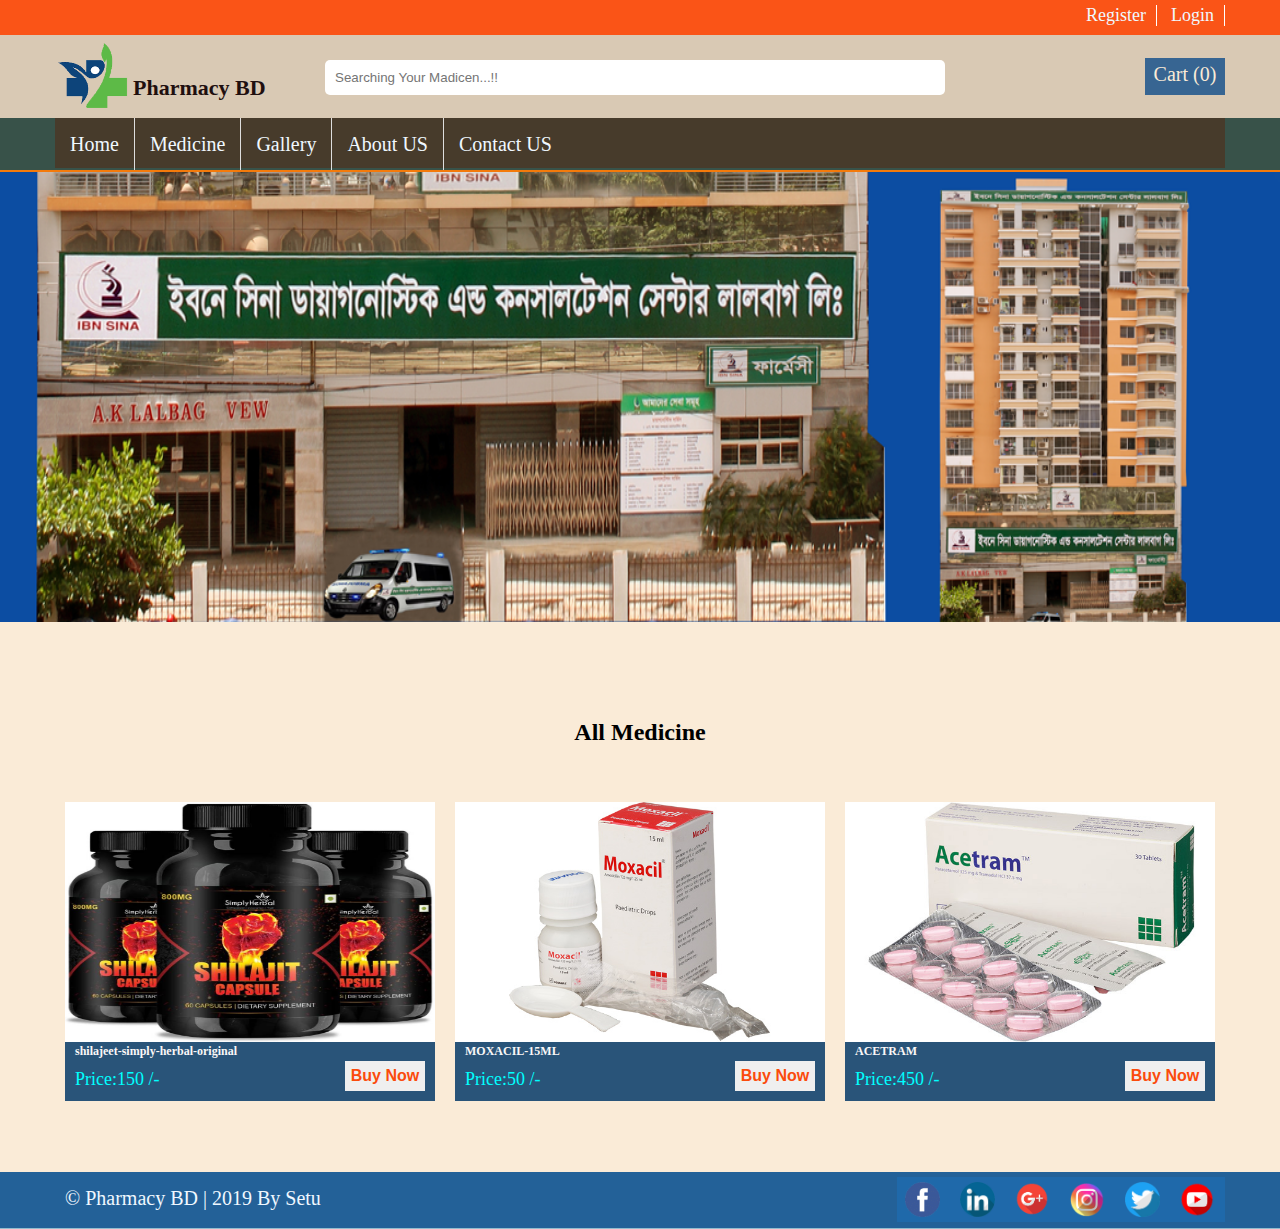
<file: file/index.html>
<!DOCTYPE html>
<html lang="en">
<head>
	<meta charset="UTF-8">
	<title>Home :: Page</title>
	<link rel="stylesheet" href="css/design.css">
</head>
<body>
	<header id="top_header">
		<div class="top_bar">
			<div class="wrapper">
				<div class="topmenu">
				<ul>
					<li><a href="">Register</a></li>
					<li><a href="">Login</a></li>
					
				</ul>
			</div>
			</div>
		</div>

		<div class="main_area">
			<div class="wrapper">
				<div class="logo">
					<img src="images/parmacy_logo.png" alt="">
					<h2>Pharmacy BD</h2>
				</div>
				<div class="search">
					<form action="" method="post">
						<input type="text" placeholder="Searching Your Madicen...!!">
					</form>
				</div>
				<div class="boking">Cart (0)</div>
			</div>
		</div>
		
		<div class="wrapper">
			<div class="main_menu">
				<ul>
					<li><a href="index.html">Home</a></li>
					<li><a href="medicine.html">Medicine</a></li>
					<li><a href="gallery.html">Gallery</a></li>
					<li><a href="about_us.html">About US</a></li>
					<li><a href="contact_us.html">Contact US</a></li>
				</ul>
			</div>
		</div>
	</header>
	<section id="hero_slider">
		<img src="images/banner.png" alt="">
	</section>

	<section id="about">
		<h2>All Medicine</h2>
		 <div class="wrapper">
		 	<div class="iteam">
				<div class="item_pic">
					<img src="images/madicine/180-shilajeet-simply-herbal-original-imaezmbrfyruxxdv.jpeg">
				</div>
				<div class="item_info">
					<h2 class="item_info_h2">shilajeet-simply-herbal-original</h2>
					<p>Price:150 /-</p>
					<button class="item_btn">Buy Now</button>
				</div>
			 </div>

			 <div class="iteam">
				<div class="item_pic">
					<img src="images/madicine/MOXACIL-15ML.jpg">
				</div>
				<div class="item_info">
					<h2 class="item_info_h2">MOXACIL-15ML</h2>
					<p>Price:50 /-</p>
					<button class="item_btn">Buy Now</button>
				</div>
			 </div>

			 <div class="iteam">
				<div class="item_pic">
					<img src="images/madicine/ACETRAM.jpg">
				</div>
				<div class="item_info">
					<h2 class="item_info_h2">ACETRAM </h2>
					<p>Price:450 /-</p>
					<button class="item_btn">Buy Now</button>
				</div>
			 </div>

		 </div>

	</section>

	<!-- section id="medicine">
	<div class="wrapper">
			<h2>Medicine List</h2>
		<div class="our_medicine">
			<div class="inner_medicine">
				<div class="medicine_pic">
					<img src="images/aaa.jpg">
				</div>
				<div class="medicine_overly">
					<h4>Info</h4>
				</div>	
			</div>

			<div class="inner_medicine">
				<div class="medicine_pic">
					<img src="images/aaa.jpg">
				</div>
				<div class="medicine_overly">Info</div>	
			</div>

			<div class="inner_medicine">
				<div class="medicine_pic">
					<img src="images/aaa.jpg">
				</div>
				<div class="medicine_overly">Info</div>	
			</div>

			<div class="inner_medicine">
				<div class="medicine_pic">
					<img src="images/aaa.jpg">
				<div class="medicine_overly">Info</div>	
			</div>

			<hr>

			<div class="inner_medicine">
				<div class="medicine_pic">
					<img src="" alt="Napa">
				</div>
				<div class="medicine_overly">Info</div>	
			</div>

			<div class="inner_medicine">
				<div class="medicine_pic">
					<img src="" alt="Napa">
				</div>
				<div class="medicine_overly">Info</div>	
			</div>

			<div class="inner_medicine">
				<div class="medicine_pic">
					<img src="" alt="Napa">
				</div>
				<div class="medicine_overly">
				Info</div>	
			</div>

			<div class="inner_medicine">
				<div class="medicine_pic">
					<img src="" alt="Napa">
				</div>
				<div class="medicine_overly">Info</div>	
			</div>
		</div>
	</div>


	</section> -->

	<!-- <section id="services">
		<h2>OUR SERVICES</h2>
		<div class="all_services">
			<div class="inner_service">
				<div class="pic">
					<img src="images/aaa.jpg" alt="">
				</div>
				<div class="info"><h2>Product Details</h2></div>
			</div>

		</div>
	</section> -->


	<footer id="footer">
		<div class="wrapper">
			<div class="footer_area">
			<div class="copy_right">&copy; Pharmacy BD | 2019 By Setu</div>
			<div class="footer_menu">
				
				<a href=""><img src="images/facebook.png" alt="Facebook"></a>
				<a href=""><img src="images/linkdin.png" alt="Linkdin"></a>
				<a href=""><img src="images/google_plus.png" alt="Google+"></a>
				<a href=""><img src="images/intragrm.png" alt="Intragram"></a>
				<a href=""><img src="images/twitter.png" alt="Twitter"></a>
				<a href=""><img src="images/youtube.png" alt="Youtube"></a>

			</div>
		</div>
		</div>
	</footer>

</body>
</html>
</file>
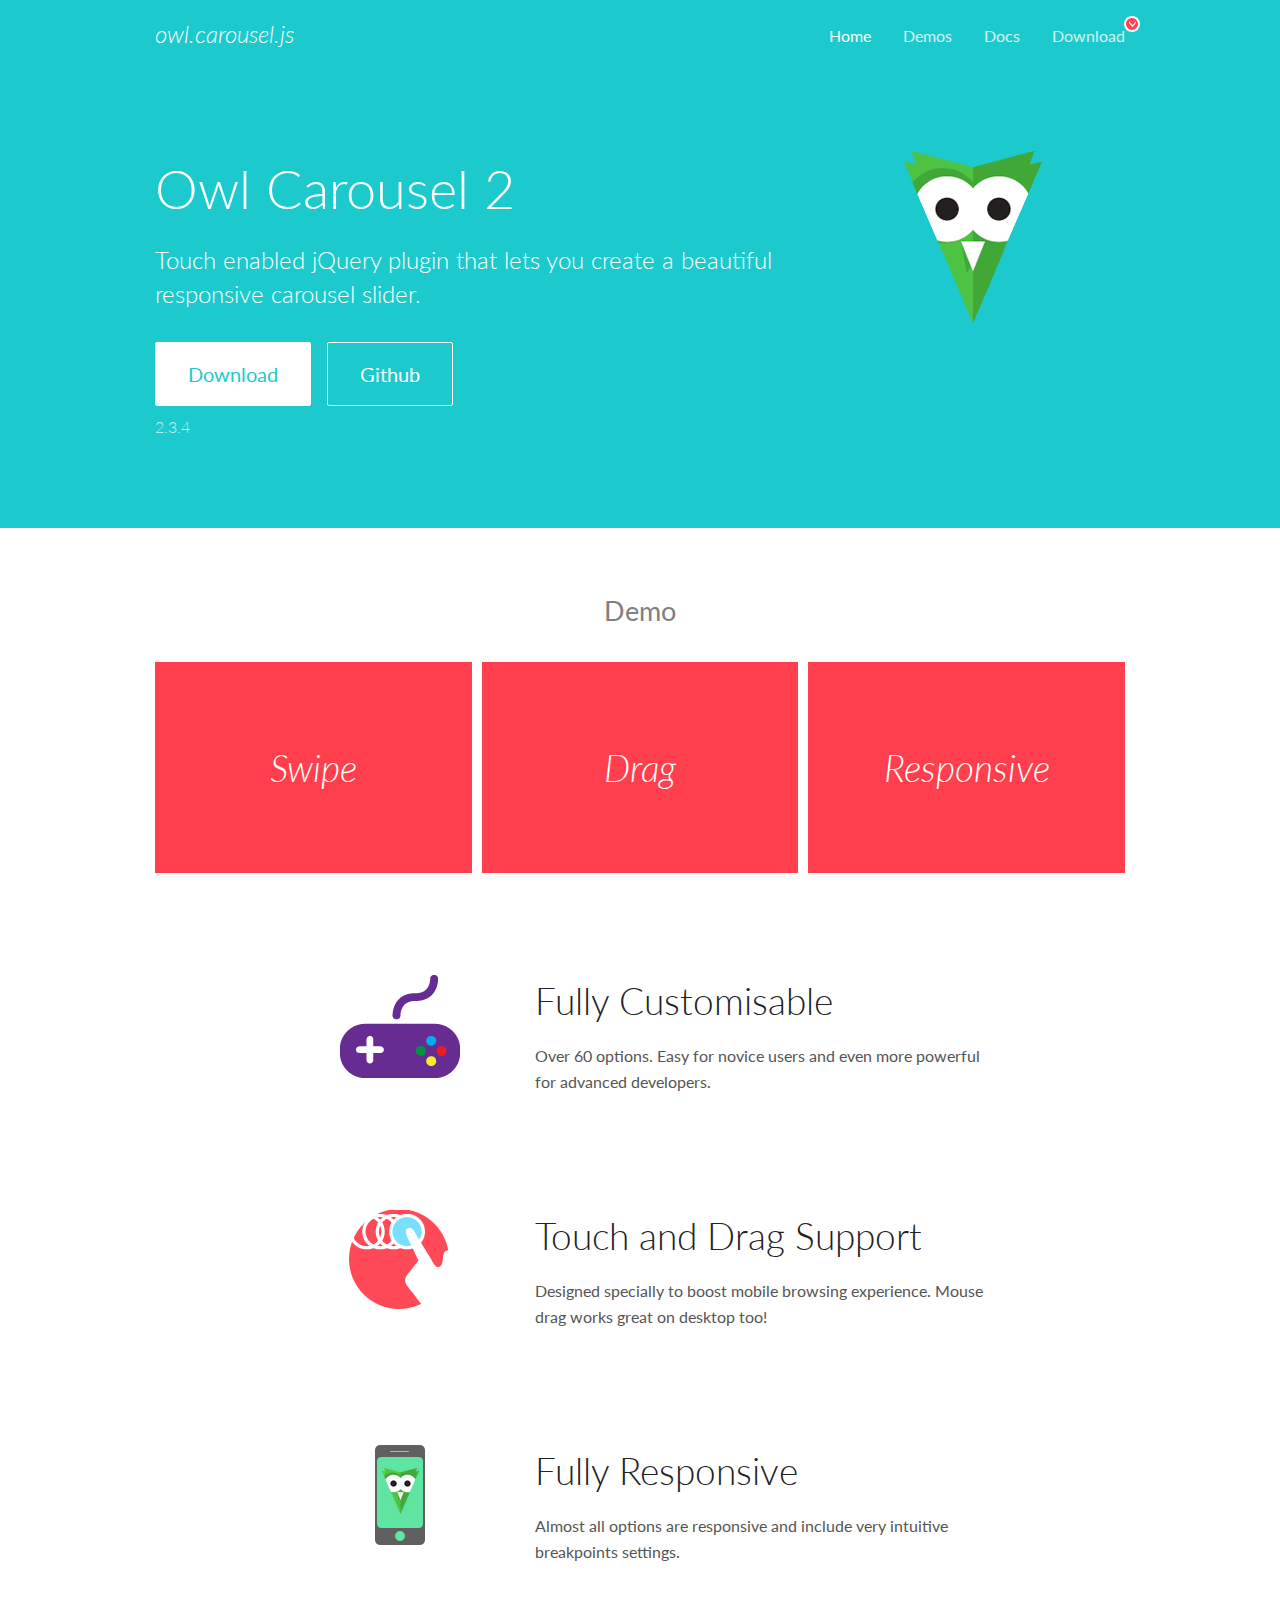
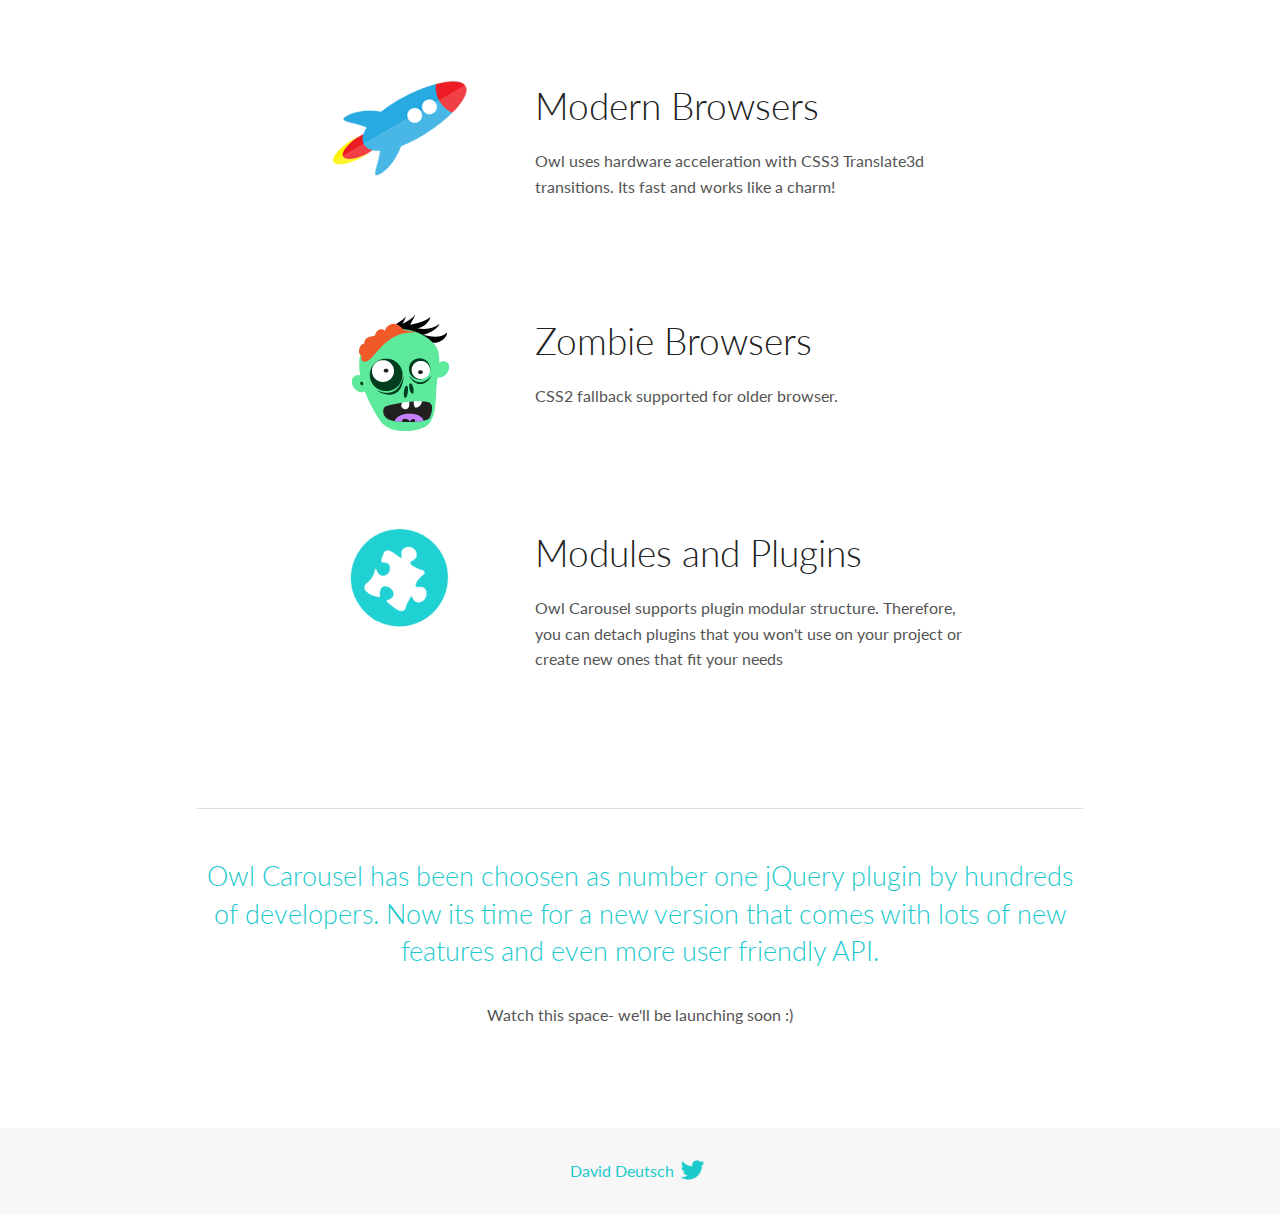
<file: OwlCarousel2-develop/OwlCarousel2-develop/docs/index.html>
<!DOCTYPE html>
<html lang="en">
  <head>

    <!-- head -->
    <meta charset="utf-8">
    <meta name="msapplication-tap-highlight" content="no" />
    <meta name="viewport" content="width=device-width, initial-scale=1.0" />
    <meta name="description" content="Touch enabled jQuery plugin that lets you create beautiful responsive carousel slider.">
    <meta name="author" content="David Deutsch">
    <title>
      Home | Owl Carousel | 2.3.4
    </title>

    <!-- Stylesheets -->
    <link href='https://fonts.googleapis.com/css?family=Lato:300,400,700,400italic,300italic' rel='stylesheet' type='text/css'>
    <link rel="stylesheet" href="assets/css/docs.theme.min.css">

    <!-- Owl Stylesheets -->
    <link rel="stylesheet" href="assets/owlcarousel/assets/owl.carousel.min.css">
    <link rel="stylesheet" href="assets/owlcarousel/assets/owl.theme.default.min.css">

    <!-- HTML5 shim and Respond.js IE8 support of HTML5 elements and media queries -->

    <!--[if lt IE 9]>
      <script src="https://oss.maxcdn.com/libs/html5shiv/3.7.0/html5shiv.js"></script>
      <script src="https://oss.maxcdn.com/libs/respond.js/1.3.0/respond.min.js"></script>
    <![endif]-->

    <!-- Favicons -->
    <link rel="apple-touch-icon-precomposed" sizes="144x144" href="assets/ico/apple-touch-icon-144-precomposed.png">
    <link rel="shortcut icon" href="assets/ico/favicon.png">
    <link rel="shortcut icon" href="favicon.ico">

    <!-- Yeah i know js should not be in header. Its required for demos.-->

    <!-- javascript -->
    <script src="assets/vendors/jquery.min.js"></script>
    <script src="assets/owlcarousel/owl.carousel.js"></script>
  </head>
  <body>

    <!-- header -->
    <header class="header">
      <div class="row">
        <div class="large-12 columns">
          <div class="brand left">
            <h3>
              <a href="/OwlCarousel2/">owl.carousel.js</a> 
            </h3>
          </div>
          <a id="toggle-nav" class="right">
            <span></span> <span></span> <span></span> 
          </a> 
          <div class="nav-bar">
            <ul class="clearfix">
              <li class="active">
                <a href="/OwlCarousel2/index.html">Home</a> 
              </li>
              <li> <a href="/OwlCarousel2/demos/demos.html">Demos</a>  </li>
              <li> <a href="/OwlCarousel2/docs/started-welcome.html">Docs</a>  </li>
              <li>
                <a href="https://github.com/OwlCarousel2/OwlCarousel2/archive/2.3.4.zip">Download</a> 
                <span class="download"></span> 
              </li>
            </ul>
          </div>
        </div>
      </div>
    </header>

    <!-- home panel -->
    <section id="hero">
      <div class="row">
        <div class="large-8 medium-8 columns">
          <h1>Owl Carousel 2</h1>
          <h4>Touch enabled jQuery plugin that lets you create a beautiful responsive carousel slider.</h4>
          <a href="https://github.com/OwlCarousel2/OwlCarousel2/archive/2.3.4.zip" class="hero-button">Download</a> 
          <a href="https://github.com/OwlCarousel2/OwlCarousel2" class="hero-button outline">Github</a> 
          <p>2.3.4</p>
        </div>
        <div class="large-4 medium-4 columns">
          <img class="owl-logo" src="assets/img/owl-logo.png" alt="mr. Owl">
        </div>
      </div>
    </section>

    <!-- body -->
    <div class="home-demo">
      <div class="row">
        <div class="large-12 columns">
          <h3>Demo</h3>
          <div class="owl-carousel">
            <div class="item">
              <h2>Swipe</h2>
            </div>
            <div class="item">
              <h2>Drag</h2>
            </div>
            <div class="item">
              <h2>Responsive</h2>
            </div>
            <div class="item">
              <h2>CSS3</h2>
            </div>
            <div class="item">
              <h2>Fast</h2>
            </div>
            <div class="item">
              <h2>Easy</h2>
            </div>
            <div class="item">
              <h2>Free</h2>
            </div>
            <div class="item">
              <h2>Upgradable</h2>
            </div>
            <div class="item">
              <h2>Tons of options</h2>
            </div>
            <div class="item">
              <h2>Infinity</h2>
            </div>
            <div class="item">
              <h2>Auto Width</h2>
            </div>
          </div>
        </div>
      </div>
    </div>
    <script>
      var owl = $('.owl-carousel');
      owl.owlCarousel({
        margin: 10,
        loop: true,
        responsive: {
          0: {
            items: 1
          },
          600: {
            items: 2
          },
          1000: {
            items: 3
          }
        }
      })
    </script>

    <!-- features -->
    <div id="features">
      <div class="row">
        <div class="small-12 medium-9 small-centered columns">
          <section class="row feature">
            <div class="medium-4 small-12 columns">
              <img src="assets/img/feature-options.png" alt="">
            </div>
            <div class="medium-8 small-12 columns">
              <h2>Fully Customisable</h2>
              <p>Over 60 options. Easy for novice users and even more powerful for advanced developers.</p>
            </div>
          </section>
          <section class="row feature">
            <div class="medium-4 small-12 columns">
              <img src="assets/img/feature-drag.png" alt="">
            </div>
            <div class="medium-8 small-12 columns">
              <h2>Touch and Drag Support</h2>
              <p>Designed specially to boost mobile browsing experience. Mouse drag works great on desktop too!</p>
            </div>
          </section>
          <section class="row feature">
            <div class="medium-4 small-12 columns">
              <img src="assets/img/feature-responsive.png" alt="">
            </div>
            <div class="medium-8 small-12 columns">
              <h2>Fully Responsive</h2>
              <p>Almost all options are responsive and include very intuitive breakpoints settings.</p>
            </div>
          </section>
          <section class="row feature">
            <div class="medium-4 small-12 columns">
              <img src="assets/img/feature-modern.png" alt="">
            </div>
            <div class="medium-8 small-12 columns">
              <h2>Modern Browsers</h2>
              <p>Owl uses hardware acceleration with CSS3 Translate3d transitions. Its fast and works like a charm! </p>
            </div>
          </section>
          <section class="row feature">
            <div class="medium-4 small-12 columns">
              <img src="assets/img/feature-zombie.png" alt="">
            </div>
            <div class="medium-8 small-12 columns">
              <h2>Zombie Browsers</h2>
              <p>CSS2 fallback supported for older browser.</p>
            </div>
          </section>
          <section class="row feature">
            <div class="medium-4 small-12 columns">
              <img src="assets/img/feature-module.png" alt="">
            </div>
            <div class="medium-8 small-12 columns">
              <h2>Modules and Plugins</h2>
              <p>Owl Carousel supports plugin modular structure. Therefore, you can detach plugins that you won&#x27;t use on your project or create new ones that fit your needs</p>
            </div>
          </section>
        </div>
      </div>
    </div>

    <!-- footer -->
    <section id="teaser-text">
      <div class="row">
        <div class="small-12 medium-11 small-centered columns">
          <hr>
          <h3 id="owl-carousel-has-been-choosen-as-number-one-jquery-plugin-by-hundreds-of-developers-now-its-time-for-a-new-version-that-comes-with-lots-of-new-features-and-even-more-user-friendly-api-">Owl Carousel has been choosen as number one jQuery plugin by hundreds of developers. Now its time for a new version that comes with lots of new features and even more user friendly API.</h3>
          <p>Watch this space- we&#39;ll be launching soon :)</p>
        </div>
      </div>
    </section>

    <!-- footer -->
    <footer class="footer">
      <div class="row">
        <div class="large-12 columns">
          <h5>
            <a href="/OwlCarousel2/docs/support-contact.html">David Deutsch</a> 
            <a id="custom-tweet-button" href="https://twitter.com/share?url=https://github.com/OwlCarousel2/OwlCarousel2&text=Owl Carousel - This is so awesome! " target="_blank"></a> 
          </h5>
        </div>
      </div>
    </footer>

    <!-- vendors -->
    <script src="assets/vendors/highlight.js"></script>
    <script src="assets/js/app.js"></script>
  </body>
</html>
</file>
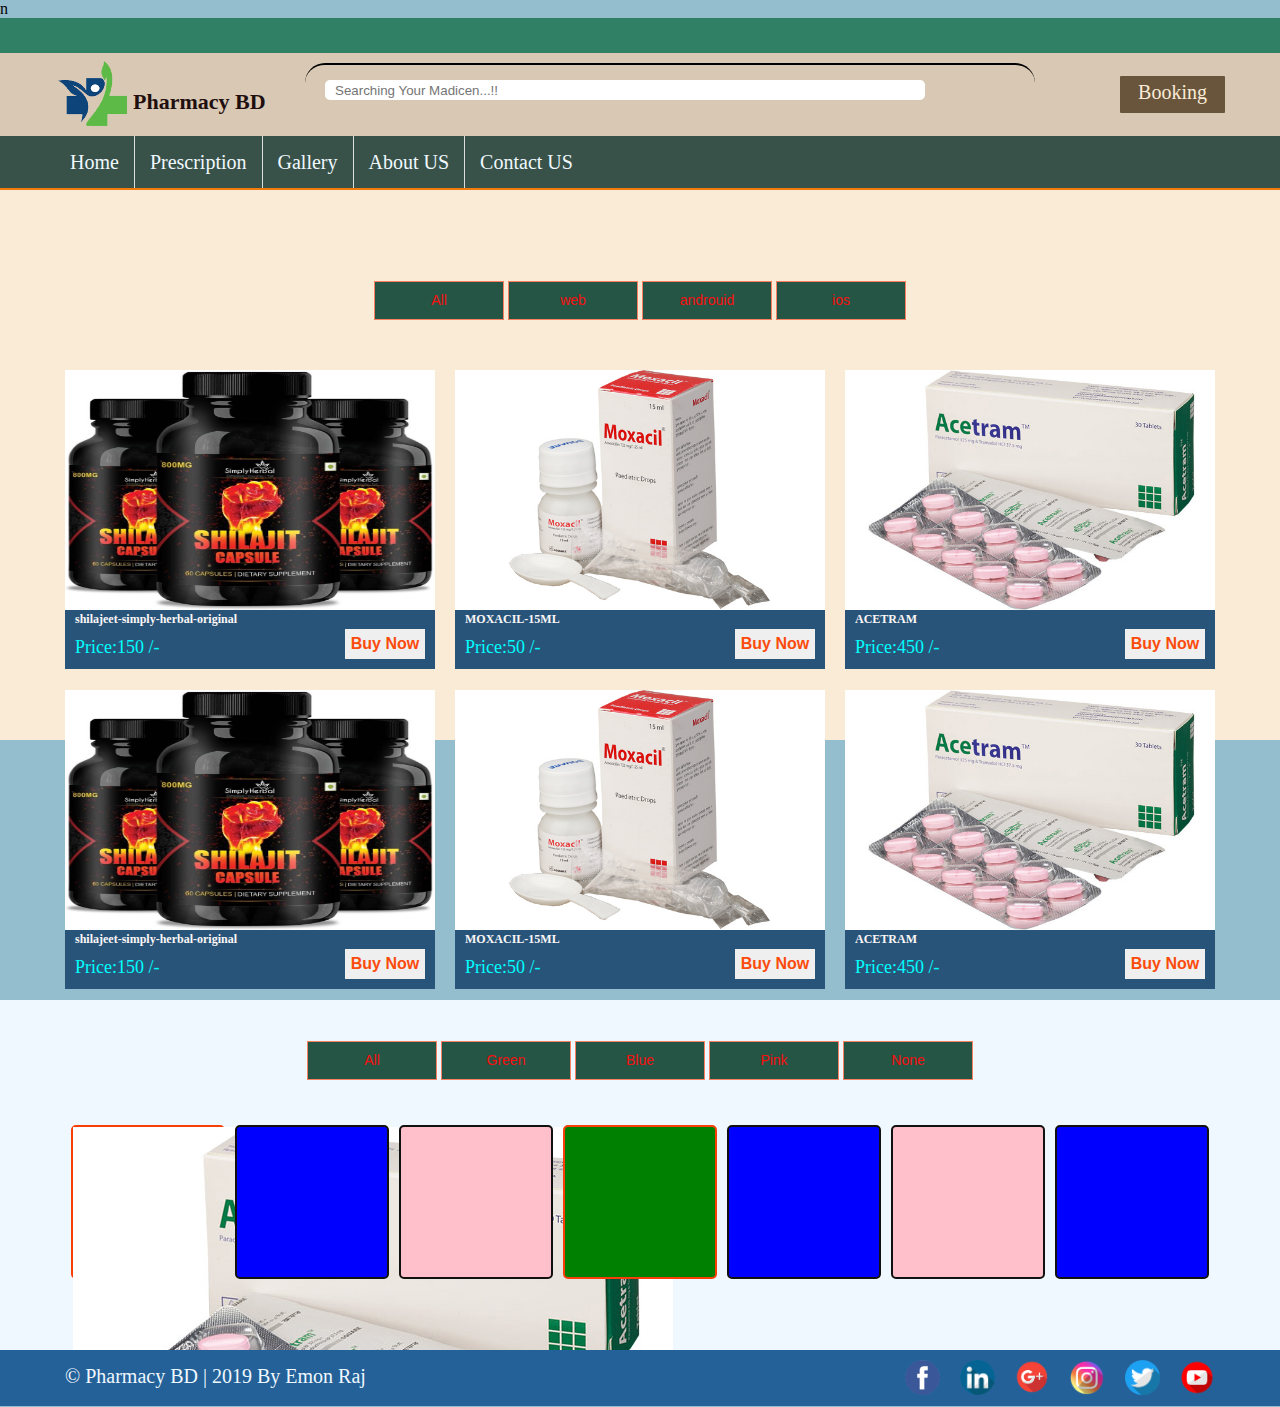
<file: gallery - Copy.html>
n<!DOCTYPE html>
<html lang="en">
<head>
	<meta charset="UTF-8">
	<title>Home :: Page</title>
	<link rel="stylesheet" href="css/design.css">
	
	<script src="js/mixitup.min.js"></script>
	
		<style type="text/css">
		

.container {
	display: inline-flex;
}
		.green {
				background: green;
				width: 150px;
				height: 150px;
				border: 2px solid #f83f08;
				margin: 5px;
				border-radius: 5px;
			 }
		.blue{
			  background:blue;
			  width: 150px;
			  height: 150px;
			  border: 2px solid #111110;
			  margin: 5px;
			  border-radius: 5px;
			}
		
		.pink{
			background:pink;
			width: 150px;
			height: 150px;
			border: 2px solid #111110;
			margin: 5px;
			border-radius: 5px;
			}
		
		</style>
</head>
<body>
	<header id="top_header">
		<div class="top_bar"></div>

		<div class="main_area">
			<div class="wrapper">
				<div class="logo">
					<img src="images/parmacy_logo.png" alt="">
					<h2>Pharmacy BD</h2>
				</div>
				<div class="search">
					<form action="" method="post">
						<input type="text" placeholder="Searching Your Madicen...!!">
					</form>
				</div>
				<div class="boking">Booking</div>
			</div>
		</div>
		
		<div class="wrapper">
			<div class="main_menu">
				<ul>
					<li><a href="index.html">Home</a></li>
					<li><a href="#">Prescription</a></li>
					<li><a href="gallery.html">Gallery</a></li>
					<li><a href="about_us.html">About US</a></li>
					<li><a href="contact_us.html">Contact US</a></li>
				</ul>
			</div>
		</div>
	</header>
	

	<section id="about">
		 <div class="controls">
            <button type="button" class="control medicine_btn" data-filter="all">All</button>
            <button type="button" class="control medicine_btn" data-filter=".web">web</button>
            <button type="button" class="control medicine_btn" data-filter=".androuid">androuid</button>
            <button type="button" class="control medicine_btn" data-filter=".ios">ios</button>
            
        </div>
		
		
		<!--input type="submit" name="" id="" value="Skin" class="medicine_btn">
		<input type="submit" name="" id="" value="Syrup" class="medicine_btn">
		<input type="submit" name="" id="" value="Antibatic" class="medicine_btn"-->

		 <div class="wrapper">
		 	<div class="all_item">
		 		
		 	
		 	<div class="iteam mix web">
				<div class="item_pic ">
					<img src="images/madicine/180-shilajeet-simply-herbal-original-imaezmbrfyruxxdv.jpeg">
				</div>
				<div class="item_info">
					<h2 class="item_info_h2">shilajeet-simply-herbal-original</h2>
					<p>Price:150 /-</p>
					<button class="item_btn">Buy Now</button>
				</div>
			 </div>

			 <div class="iteam mix androuid">
				<div class="item_pic ">
					<img src="images/madicine/MOXACIL-15ML.jpg">
				</div>
				<div class="item_info">
					<h2 class="item_info_h2">MOXACIL-15ML</h2>
					<p>Price:50 /-</p>
					<button class="item_btn">Buy Now</button>
				</div>
			 </div>

			 <div class="iteam mix ios">
				<div class="item_pic">
					<img src="images/madicine/ACETRAM.jpg">
				</div>
				<div class="item_info">
					<h2 class="item_info_h2">ACETRAM </h2>
					<p>Price:450 /-</p>
					<button class="item_btn">Buy Now</button>
				</div>
			 </div>
			 
			 <div class="iteam mix web">
				<div class="item_pic ">
					<img src="images/madicine/180-shilajeet-simply-herbal-original-imaezmbrfyruxxdv.jpeg">
				</div>
				<div class="item_info">
					<h2 class="item_info_h2">shilajeet-simply-herbal-original</h2>
					<p>Price:150 /-</p>
					<button class="item_btn">Buy Now</button>
				</div>
			 </div>

			 <div class="iteam mix androuid">
				<div class="item_pic">
					<img src="images/madicine/MOXACIL-15ML.jpg">
				</div>
				<div class="item_info">
					<h2 class="item_info_h2">MOXACIL-15ML</h2>
					<p>Price:50 /-</p>
					<button class="item_btn">Buy Now</button>
				</div>
			 </div>

			 <div class="iteam mix ios">
				<div class="item_pic">
					<img src="images/madicine/ACETRAM.jpg">
				</div>
				<div class="item_info">
					<h2 class="item_info_h2">ACETRAM </h2>
					<p>Price:450 /-</p>
					<button class="item_btn">Buy Now</button>
				</div>
			 </div>

			 </div>
		</div>
	</section>

	<section id="protfolio">
		
		<div class="controls">
            <button type="button" class="control medicine_btn" data-filter="all">All</button>
            <button type="button" class="control medicine_btn" data-filter=".green">Green</button>
            <button type="button" class="control medicine_btn" data-filter=".blue">Blue</button>
            <button type="button" class="control medicine_btn" data-filter=".pink">Pink</button>
            <button type="button" class="control medicine_btn" data-filter="none">None</button>
        </div>

        <div class="container">
            <div class="mix green">
            	<div class="item_pic">
					<img src="images/madicine/ACETRAM.jpg">
				</div>
				<div class="item_info">
					<h2 class="item_info_h2">ACETRAM </h2>
					<p>Price:450 /-</p>
					<button class="item_btn">Buy Now</button>
				</div>
            </div>
            <div class="mix blue">
            	
            </div>
            <div class="mix pink">
            	
            </div>
            <div class="mix green">
            	
            </div>
            <div class="mix blue">
            	
            </div>
            <div class="mix pink">
            	
            </div>
            <div class="mix blue">
            	
            </div>
        </div>
	
	
	</section>

	<footer id="footer">
		<div class="wrapper">
			<div class="footer_area">
			<div class="copy_right">&copy; Pharmacy BD | 2019 By Emon Raj</div>
			<div class="footer_menu">
				
				<a href=""><img src="images/facebook.png" alt="Facebook"></a>
				<a href=""><img src="images/linkdin.png" alt="Linkdin"></a>
				<a href=""><img src="images/google_plus.png" alt="Google+"></a>
				<a href=""><img src="images/intragrm.png" alt="Intragram"></a>
				<a href=""><img src="images/twitter.png" alt="Twitter"></a>
				<a href=""><img src="images/youtube.png" alt="Youtube"></a>

			</div>
		</div>
		</div>
	</footer>
 <script>
            var containerEl = document.querySelector('.all_item');

            var mixer = mixitup(containerEl);
        </script>
</body>
</html>
</file>
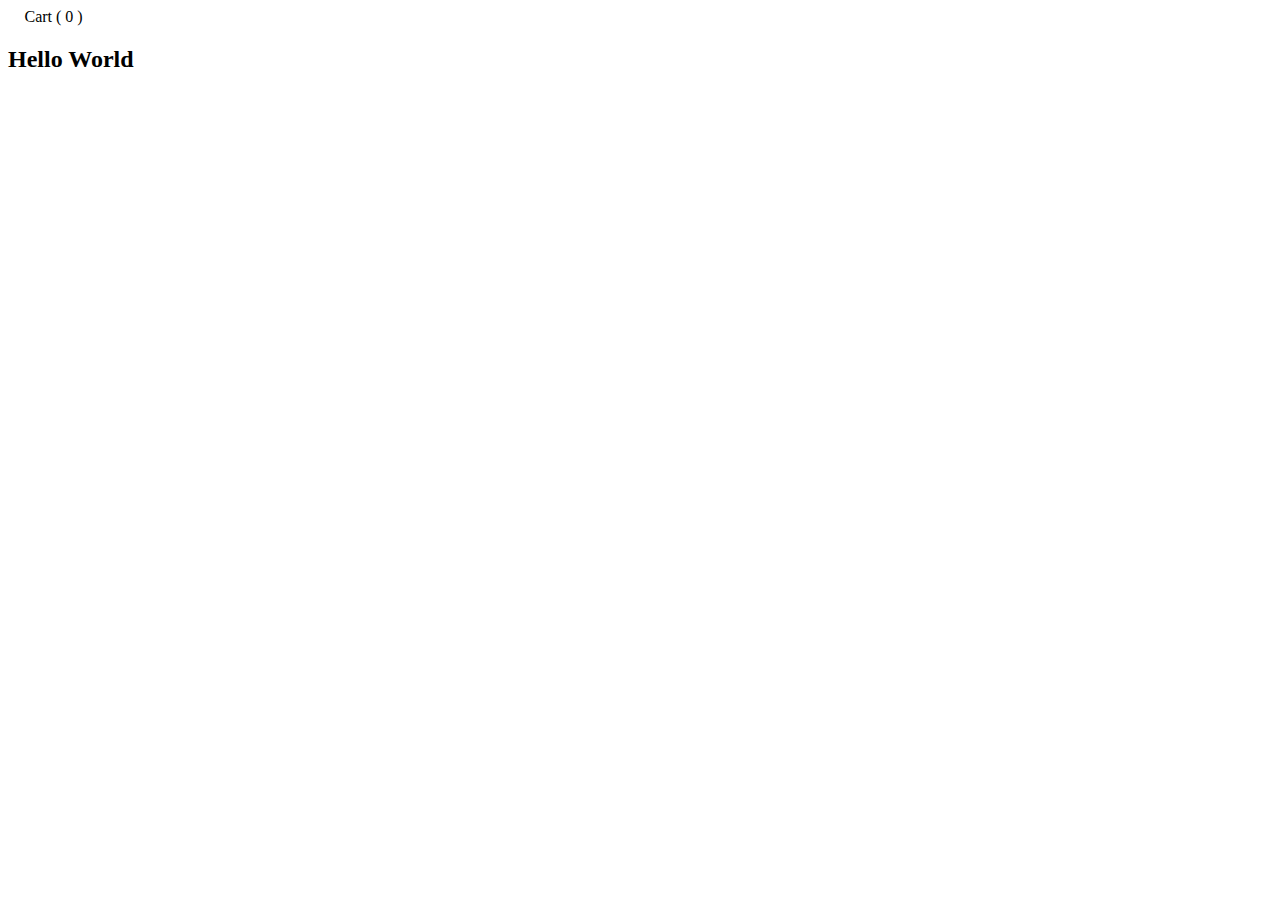
<file: new.html>
<!DOCTYPE html>
<html lang="en">
<head>
	<meta charset="UTF-8">
	<title>Home</title>
	<link rel="stylesheet" href="font-awesome/css/fontawesome.min.css">
</head>
<body>
	<div class="boking"><i class="fa fa-facebook"></i> Cart ( 0 )</div>
			</div>

			<h2>Hello World</h2>
</body>
</html>
</file>
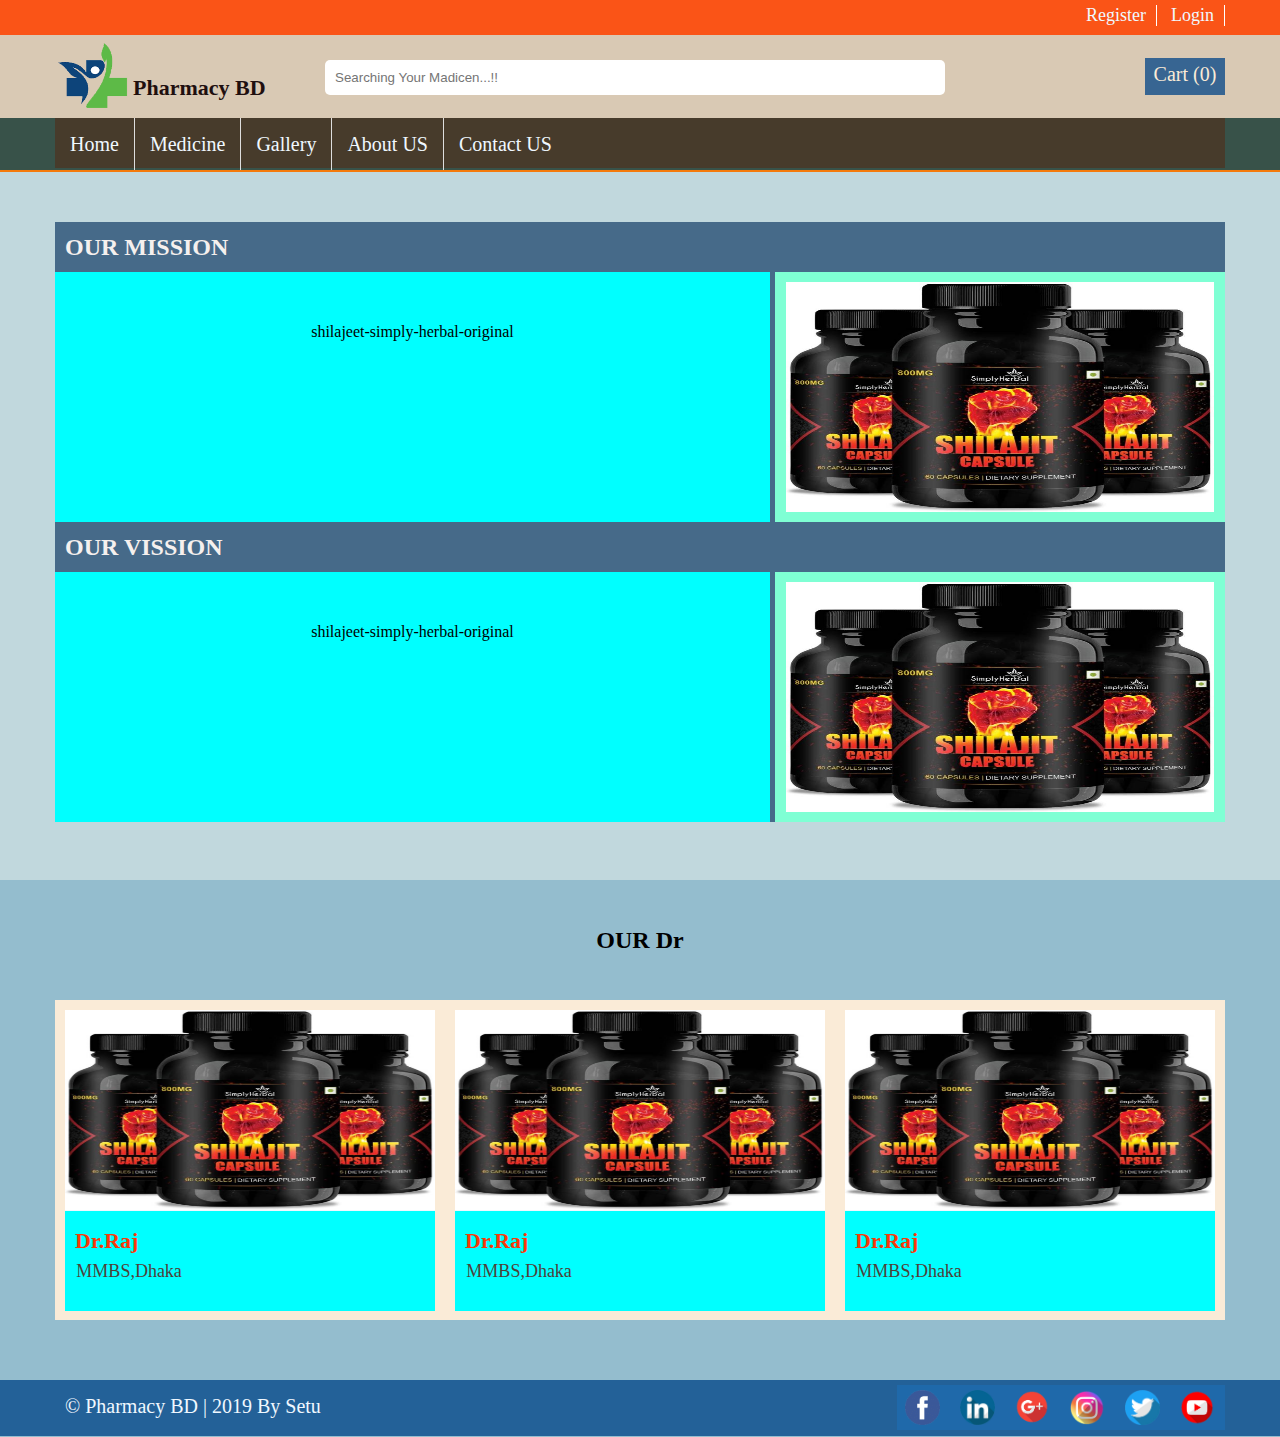
<file: file/about_us.html>
<!DOCTYPE html>
<html lang="en">
<head>
	<meta charset="UTF-8">
	<title>Home :: Page</title>
	<link rel="stylesheet" href="css/design.css">
</head>
<body>
	<header id="top_header">
		<div class="top_bar">
			<div class="wrapper">
				<div class="topmenu">
				<ul>
					<li><a href="">Register</a></li>
					<li><a href="">Login</a></li>
					
				</ul>
			</div>
			</div>
		</div>

		<div class="main_area">
			<div class="wrapper">
				<div class="logo">
					<img src="images/parmacy_logo.png" alt="">
					<h2>Pharmacy BD</h2>
				</div>
				<div class="search">
					<form action="" method="post">
						<input type="text" placeholder="Searching Your Madicen...!!">
					</form>
				</div>
				<div class="boking">Cart (0)</div>
			</div>
		</div>
		
		<div class="wrapper">
			<div class="main_menu">
				<ul>
					<li><a href="index.html">Home</a></li>
					<li><a href="medicine.html">Medicine</a></li>
					<li><a href="gallery.html">Gallery</a></li>
					<li><a href="about_us.html">About US</a></li>
					<li><a href="contact_us.html">Contact US</a></li>
				</ul>
			</div>
		</div>
	</header>
	

	<section id="mission">
		
		 <div class="wrapper">
		 	<div class="all_info">
		 		<h2>OUR Mission </h2>
		 		<div class="info_left">
		 			<p>shilajeet-simply-herbal-original</p>
		 		</div>
		 		<div class="info_right">
		 			<img src="images/madicine/180-shilajeet-simply-herbal-original-imaezmbrfyruxxdv.jpeg">
		 		</div>
		 	
		 		<h2>OUR Vission</h2>
		 		<div class="info_left">
		 			<p>shilajeet-simply-herbal-original</p>
		 		</div>
		 		<div class="info_right">
		 			<img src="images/madicine/180-shilajeet-simply-herbal-original-imaezmbrfyruxxdv.jpeg">
		 		</div>
		 	</div>
		 	

		 </div>

	</section>

	<section id="our_team">
		<h2>OUR Dr</h2>
		<div class="wrapper">
			<div class="all_team">
				<div class="team_profile">
					<img src="images/madicine/180-shilajeet-simply-herbal-original-imaezmbrfyruxxdv.jpeg" alt="">
					<div class="team_details">
						<h2>Dr.Raj</h2>
						<p>MMBS,Dhaka</p>
					</div>
				</div>

				<div class="team_profile">
					<img src="images/madicine/180-shilajeet-simply-herbal-original-imaezmbrfyruxxdv.jpeg" alt="">
					<div class="team_details">
						<h2>Dr.Raj</h2>
						<p>MMBS,Dhaka</p>
					</div>
				</div>

				<div class="team_profile">
					<img src="images/madicine/180-shilajeet-simply-herbal-original-imaezmbrfyruxxdv.jpeg" alt="">
					<div class="team_details">
						<h2>Dr.Raj</h2>
						<p>MMBS,Dhaka</p>
					</div>
				</div>
			</div>
		</div>
	</section>

	<footer id="footer">
		<div class="wrapper">
			<div class="footer_area">
			<div class="copy_right">&copy; Pharmacy BD | 2019 By Setu</div>
			<div class="footer_menu">
				
				<a href=""><img src="images/facebook.png" alt="Facebook"></a>
				<a href=""><img src="images/linkdin.png" alt="Linkdin"></a>
				<a href=""><img src="images/google_plus.png" alt="Google+"></a>
				<a href=""><img src="images/intragrm.png" alt="Intragram"></a>
				<a href=""><img src="images/twitter.png" alt="Twitter"></a>
				<a href=""><img src="images/youtube.png" alt="Youtube"></a>

			</div>
		</div>
		</div>
	</footer>

</body>
</html>
</file>
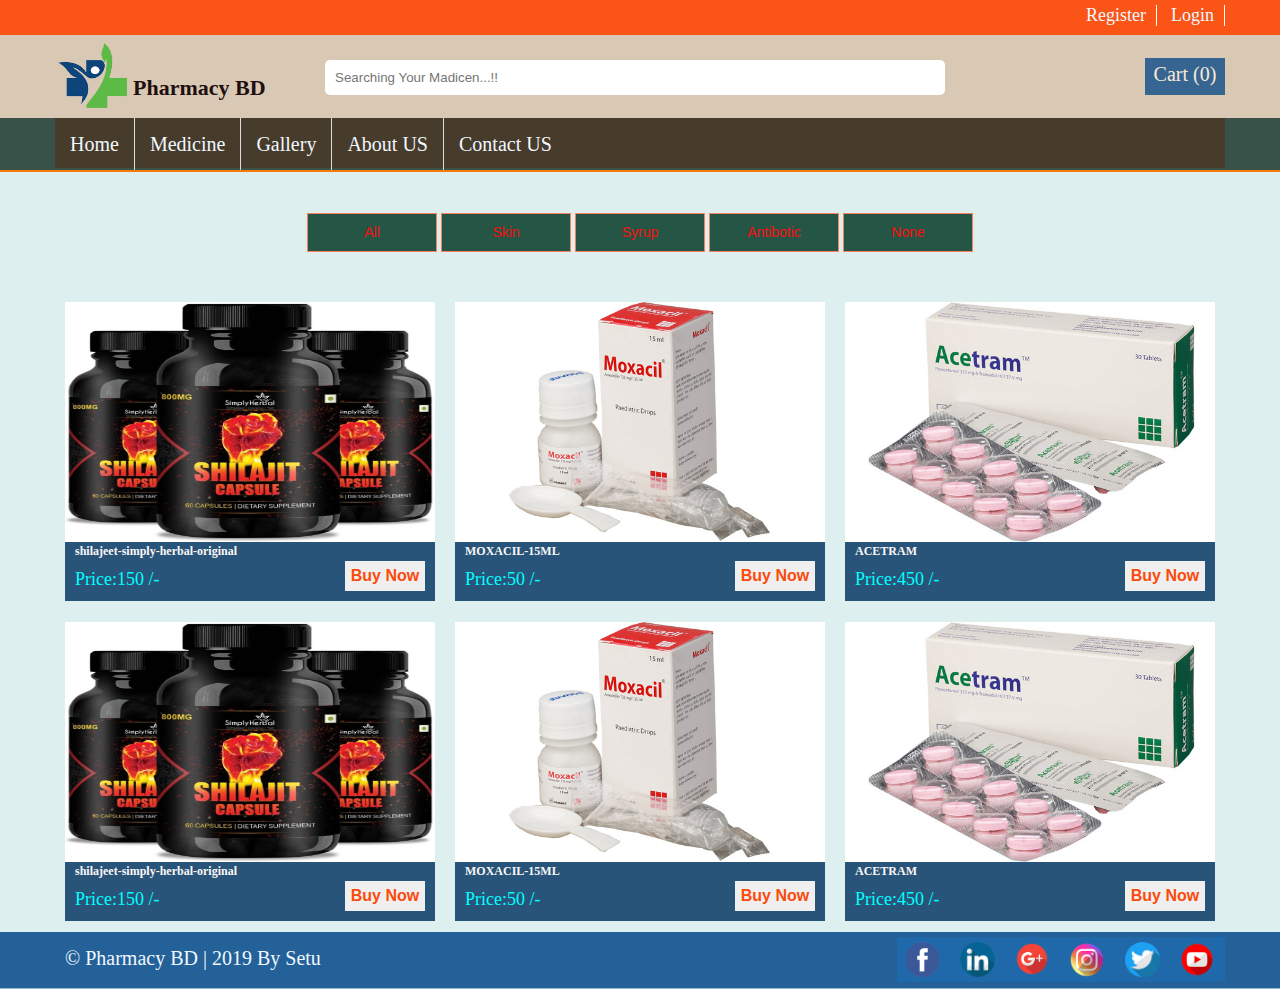
<file: file/gallery.html>
<!DOCTYPE html>
<html lang="en">
<head>
	<meta charset="UTF-8">
	<title>Home :: Page</title>
	<link rel="stylesheet" href="css/design.css">
	
	<script src="js/mixitup.min.js"></script>
	
		<style type="text/css">
		

.container {
	display: inline-flex;
}
		.green {
				background: green;
				width: 150px;
				height: 150px;
				border: 2px solid #f83f08;
				margin: 5px;
				border-radius: 5px;
			 }
		.blue{
			  background:blue;
			  width: 150px;
			  height: 150px;
			  border: 2px solid #111110;
			  margin: 5px;
			  border-radius: 5px;
			}
		
		.pink{
			background:pink;
			width: 150px;
			height: 150px;
			border: 2px solid #111110;
			margin: 5px;
			border-radius: 5px;
			}
		
		</style>
</head>
<body>
	<header id="top_header">
		<div class="top_bar">
			<div class="wrapper">
				<div class="topmenu">
				<ul>
					<li><a href="">Register</a></li>
					<li><a href="">Login</a></li>
					
				</ul>
			</div>
			</div>
		</div>

		<div class="main_area">
			<div class="wrapper">
				<div class="logo">
					<img src="images/parmacy_logo.png" alt="">
					<h2>Pharmacy BD</h2>
				</div>
				<div class="search">
					<form action="" method="post">
						<input type="text" placeholder="Searching Your Madicen...!!">
					</form>
				</div>
				<div class="boking">Cart (0)</div>
			</div>
		</div>
		
		<div class="wrapper">
			<div class="main_menu">
				<ul>
					<li><a href="index.html">Home</a></li>
					<li><a href="medicine.html">Medicine</a></li>
					<li><a href="gallery.html">Gallery</a></li>
					<li><a href="about_us.html">About US</a></li>
					<li><a href="contact_us.html">Contact US</a></li>
				</ul>
			</div>
		</div>
	</header>
	


	<section id="protfolio">
		
			 <div class="controls">
            <button type="button" class="control medicine_btn" data-filter="all">All</button>
            <button type="button" class="control medicine_btn" data-filter=".skin">Skin</button>
             <button type="button" class="control medicine_btn" data-filter=".syrup">Syrup</button>
            <button type="button" class="control medicine_btn" data-filter=".antibotic">Antibotic</button>
           
             <button type="button" class="control medicine_btn" data-filter="none">None</button>
            
        </div>

       <div class="wrapper">
		 	<div class="all_item">
		 		
		 	
		 	<div class="iteam mix skin">
				<div class="item_pic ">
					<img src="images/madicine/180-shilajeet-simply-herbal-original-imaezmbrfyruxxdv.jpeg">
				</div>
				<div class="item_info">
					<h2 class="item_info_h2">shilajeet-simply-herbal-original</h2>
					<p>Price:150 /-</p>
					<button class="item_btn">Buy Now</button>
				</div>
			 </div>

			 <div class="iteam mix syrup">
				<div class="item_pic">
					<img src="images/madicine/MOXACIL-15ML.jpg">
				</div>
				<div class="item_info">
					<h2 class="item_info_h2">MOXACIL-15ML</h2>
					<p>Price:50 /-</p>
					<button class="item_btn">Buy Now</button>
				</div>
			 </div>

			 <div class="iteam mix antibotic">
				<div class="item_pic">
					<img src="images/madicine/ACETRAM.jpg">
				</div>
				<div class="item_info">
					<h2 class="item_info_h2">ACETRAM </h2>
					<p>Price:450 /-</p>
					<button class="item_btn">Buy Now</button>
				</div>
			 </div>
			 
			 <div class="iteam mix skin">
				<div class="item_pic ">
					<img src="images/madicine/180-shilajeet-simply-herbal-original-imaezmbrfyruxxdv.jpeg">
				</div>
				<div class="item_info">
					<h2 class="item_info_h2">shilajeet-simply-herbal-original</h2>
					<p>Price:150 /-</p>
					<button class="item_btn">Buy Now</button>
				</div>
			 </div>

			 <div class="iteam mix syrup">
				<div class="item_pic">
					<img src="images/madicine/MOXACIL-15ML.jpg">
				</div>
				<div class="item_info">
					<h2 class="item_info_h2">MOXACIL-15ML</h2>
					<p>Price:50 /-</p>
					<button class="item_btn">Buy Now</button>
				</div>
			 </div>

			 <div class="iteam mix antibotic">
				<div class="item_pic">
					<img src="images/madicine/ACETRAM.jpg">
				</div>
				<div class="item_info">
					<h2 class="item_info_h2">ACETRAM </h2>
					<p>Price:450 /-</p>
					<button class="item_btn">Buy Now</button>
				</div>
			 </div>

			 </div>
		</div>
	
	
	</section>

	<footer id="footer">
		<div class="wrapper">
			<div class="footer_area">
			<div class="copy_right">&copy; Pharmacy BD | 2019 By Setu</div>
			<div class="footer_menu">
				
				<a href=""><img src="images/facebook.png" alt="Facebook"></a>
				<a href=""><img src="images/linkdin.png" alt="Linkdin"></a>
				<a href=""><img src="images/google_plus.png" alt="Google+"></a>
				<a href=""><img src="images/intragrm.png" alt="Intragram"></a>
				<a href=""><img src="images/twitter.png" alt="Twitter"></a>
				<a href=""><img src="images/youtube.png" alt="Youtube"></a>

			</div>
		</div>
		</div>
	</footer>
 <script>
            var containerEl = document.querySelector('.all_item');

            var mixer = mixitup(containerEl);
        </script>
</body>
</html>
</file>
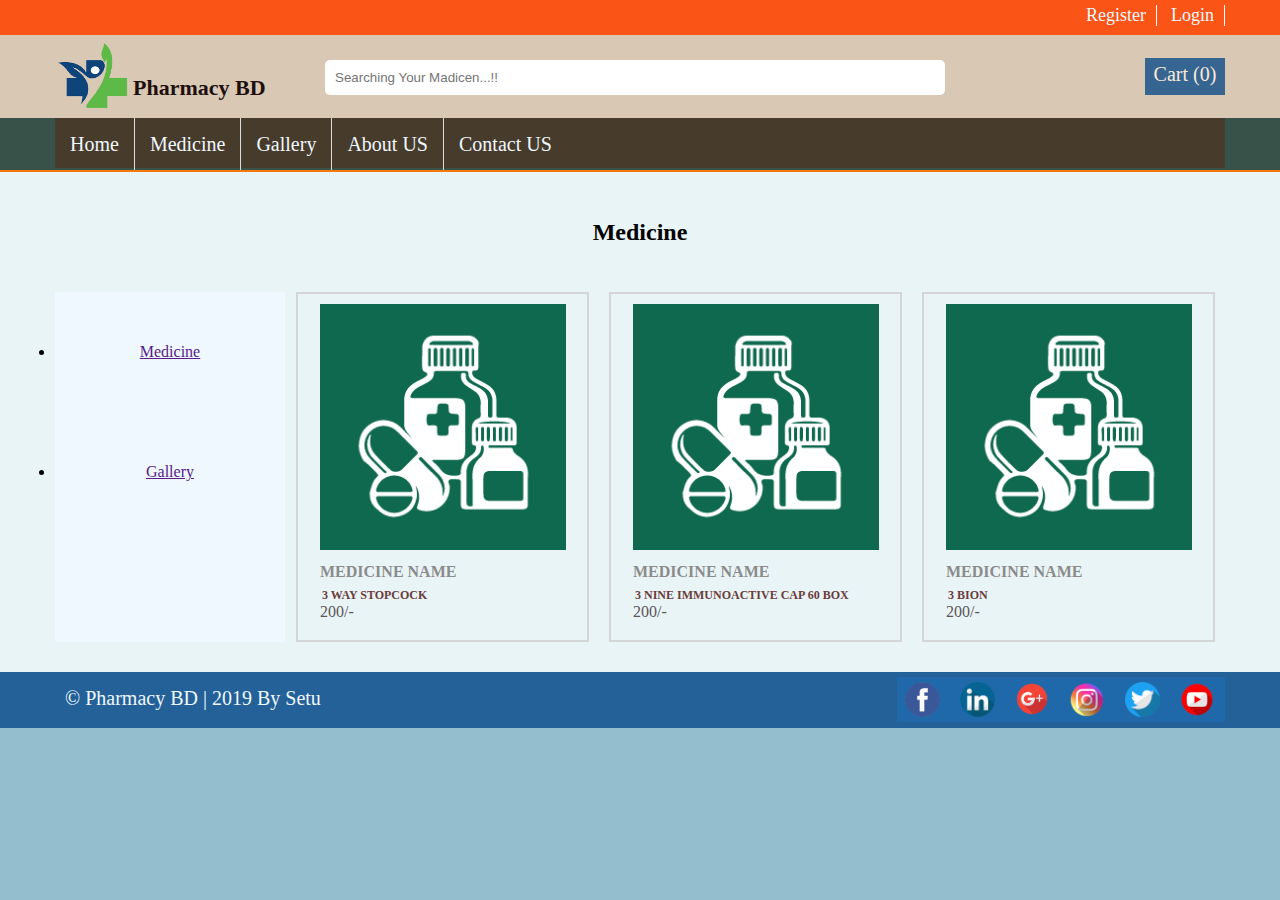
<file: file/medicine.html>
<!DOCTYPE html>
<html lang="en">
<head>
	<meta charset="UTF-8">
	<title>Home :: Page</title>
	<link rel="stylesheet" href="css/design.css">
	
	<script src="js/mixitup.min.js"></script>
	
		<style type="text/css">
		#protfolio {
	background: aliceblue;
	margin-top: 260px;
	height: 350px;
	
}

.container {
	display: inline-flex;
}
		.green {
				background: green;
				width: 150px;
				height: 150px;
				border: 2px solid #f83f08;
				margin: 5px;
				border-radius: 5px;
			 }
		.blue{
			  background:blue;
			  width: 150px;
			  height: 150px;
			  border: 2px solid #111110;
			  margin: 5px;
			  border-radius: 5px;
			}
		
		.pink{
			background:pink;
			width: 150px;
			height: 150px;
			border: 2px solid #111110;
			margin: 5px;
			border-radius: 5px;
			}
		
		</style>
		<link rel="stylesheet" href="css/design.css">
</head>
<body>
	<header id="top_header">
		<div class="top_bar">
			<div class="wrapper">
				<div class="topmenu">
				<ul>
					<li><a href="">Register</a></li>
					<li><a href="">Login</a></li>
					
				</ul>
			</div>
			</div>
		</div>

		<div class="main_area">
			<div class="wrapper">
				<div class="logo">
					<img src="images/parmacy_logo.png" alt="">
					<h2>Pharmacy BD</h2>
				</div>
				<div class="search">
					<form action="" method="post">
						<input type="text" placeholder="Searching Your Madicen...!!">
					</form>
				</div>
				<div class="boking">Cart (0)</div>
			</div>
		</div>
		
		<div class="wrapper">
			<div class="main_menu">
				<ul>
					<li><a href="index.html">Home</a></li>
					<li><a href="medicine.html">Medicine</a></li>
					<li><a href="gallery.html">Gallery</a></li>
					<li><a href="about_us.html">About US</a></li>
					<li><a href="contact_us.html">Contact US</a></li>
				</ul>
			</div>
		</div>
	</header>

	
	<section id="medicine">
		<div class="wrapper">
			<h2>Medicine</h2>
			<div class="side_bar">
				
				<ul>
					<li><a href="">Medicine</a></li>
					<li><a href="">Gallery</a></li>
				</ul>
			</div>
			<div class="medicine">
				
				<div class="medicine_item">
					<img src="images/medicine.png" alt="">

					<div class="medicine_info">
						<h2>Medicine Name</h2>
						<h4>3 BION</h4>
						<p>200/-</p>
					</div>
					
				</div>


				<div class="medicine_item">
					<img src="images/medicine.png" alt="">

					<div class="medicine_info">
						<h2>Medicine Name</h2>
						<h4>3 nine immunoactive cap 60 box</h4>
						<p>200/-</p>
					</div>
					
				</div>


				<div class="medicine_item">
					<img src="images/medicine.png" alt="">

					<div class="medicine_info">
						<h2>Medicine Name</h2>
						<h4>3 Way Stopcock</h4>
						<p>200/-</p>
					</div>
				</div>
		</div>
	</div>
</section>

	

	

	<footer id="footer">
		<div class="wrapper">
			<div class="footer_area">
			<div class="copy_right">&copy; Pharmacy BD | 2019 By Setu</div>
			<div class="footer_menu">
				
				<a href=""><img src="images/facebook.png" alt="Facebook"></a>
				<a href=""><img src="images/linkdin.png" alt="Linkdin"></a>
				<a href=""><img src="images/google_plus.png" alt="Google+"></a>
				<a href=""><img src="images/intragrm.png" alt="Intragram"></a>
				<a href=""><img src="images/twitter.png" alt="Twitter"></a>
				<a href=""><img src="images/youtube.png" alt="Youtube"></a>

			</div>
		</div>
		</div>
	</footer>

</body>
</html>
</file>
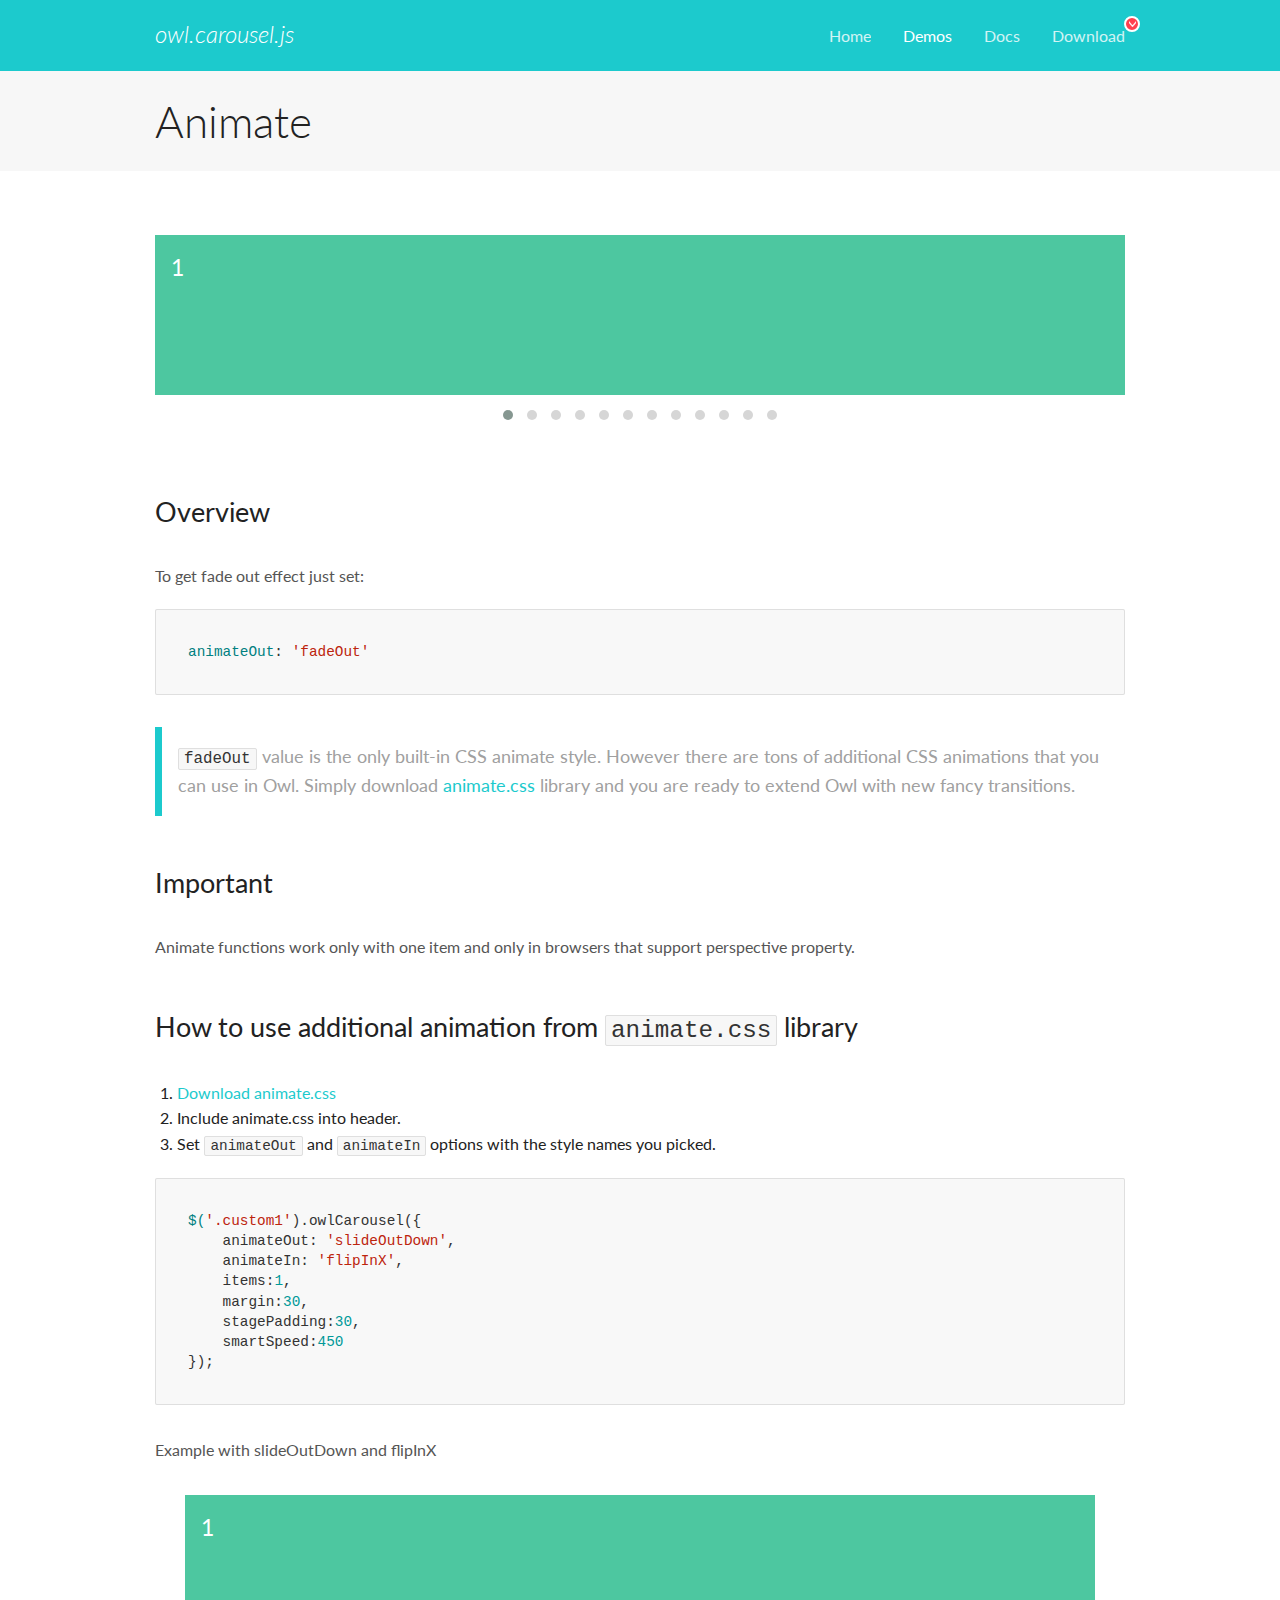
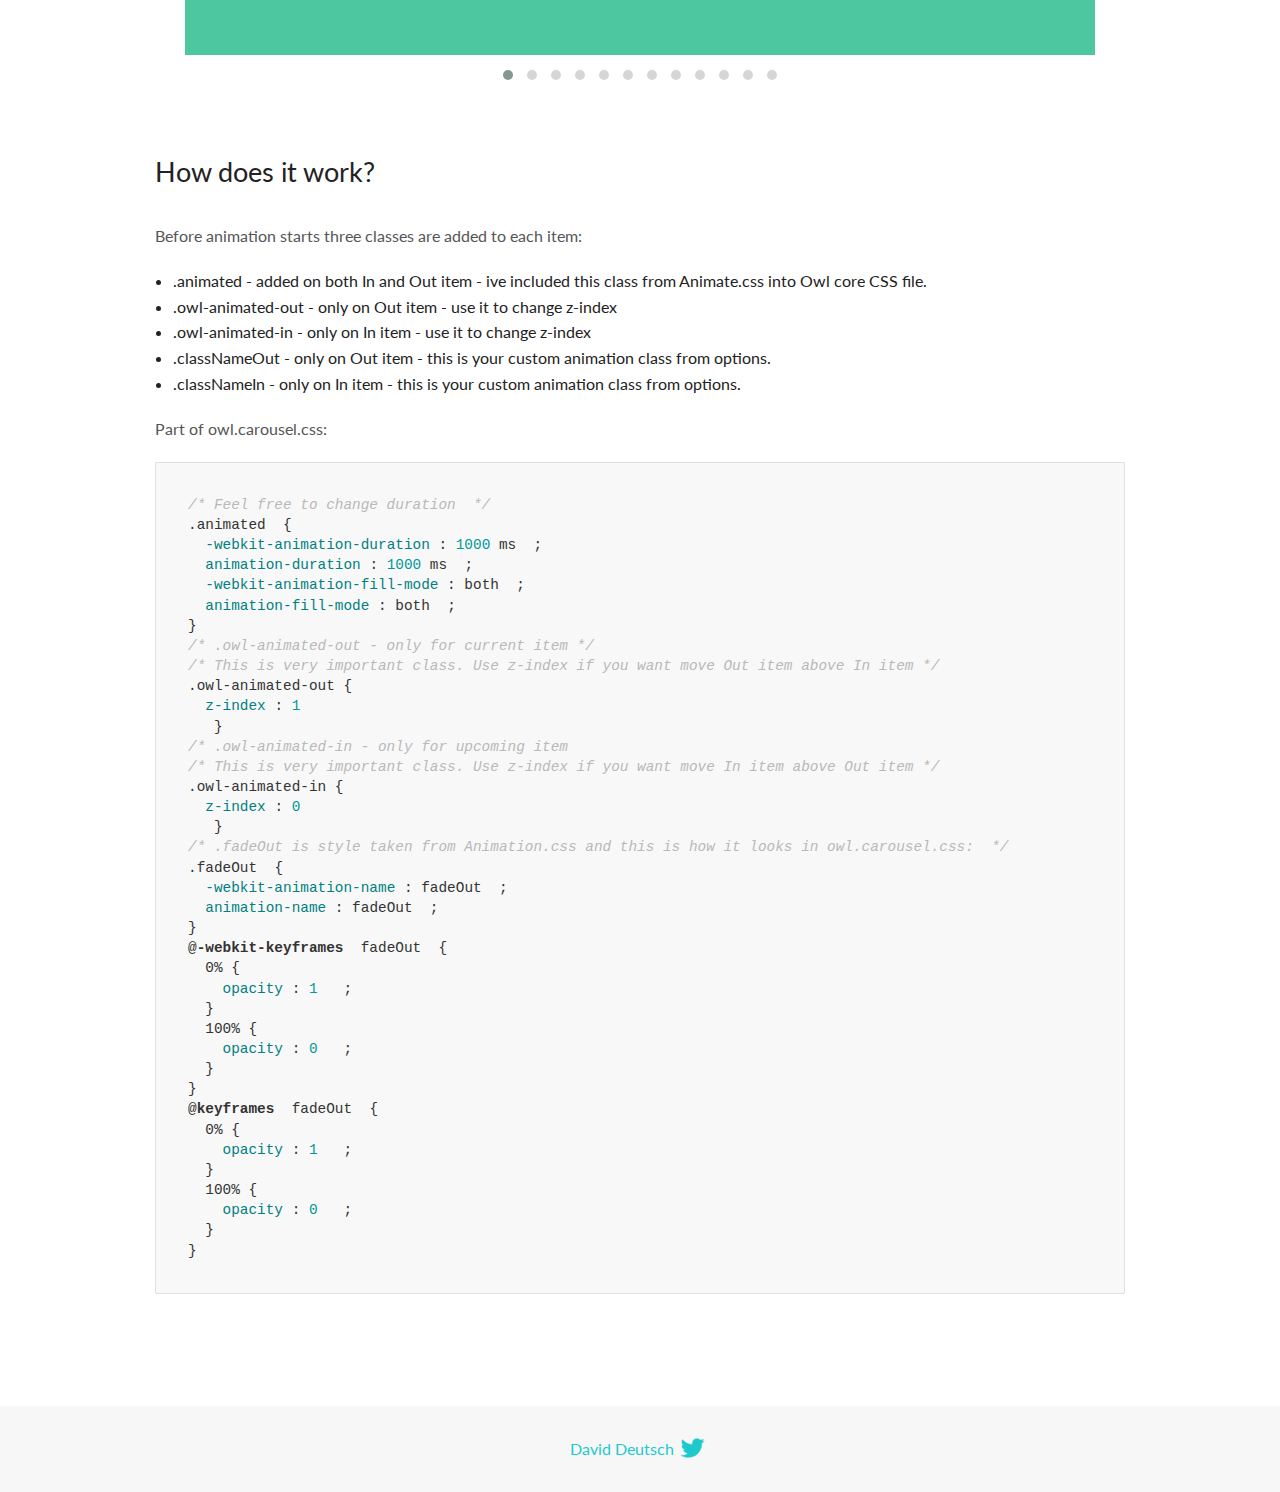
<file: OwlCarousel2-develop/OwlCarousel2-develop/docs/demos/animate.html>
<!DOCTYPE html>
<html lang="en">
  <head>

    <!-- head -->
    <meta charset="utf-8">
    <meta name="msapplication-tap-highlight" content="no" />
    <meta name="viewport" content="width=device-width, initial-scale=1.0" />
    <meta name="description" content="Animate carousel">
    <meta name="author" content="David Deutsch">
    <title>
      Animate Demo | Owl Carousel | 2.3.4
    </title>

    <!-- Stylesheets -->
    <link href='https://fonts.googleapis.com/css?family=Lato:300,400,700,400italic,300italic' rel='stylesheet' type='text/css'>
    <link rel="stylesheet" href="../assets/css/docs.theme.min.css">

    <!-- Owl Stylesheets -->
    <link rel="stylesheet" href="../assets/owlcarousel/assets/owl.carousel.min.css">
    <link rel="stylesheet" href="../assets/owlcarousel/assets/owl.theme.default.min.css">

    <!-- HTML5 shim and Respond.js IE8 support of HTML5 elements and media queries -->

    <!--[if lt IE 9]>
      <script src="https://oss.maxcdn.com/libs/html5shiv/3.7.0/html5shiv.js"></script>
      <script src="https://oss.maxcdn.com/libs/respond.js/1.3.0/respond.min.js"></script>
    <![endif]-->

    <!-- Favicons -->
    <link rel="apple-touch-icon-precomposed" sizes="144x144" href="../assets/ico/apple-touch-icon-144-precomposed.png">
    <link rel="shortcut icon" href="../assets/ico/favicon.png">
    <link rel="shortcut icon" href="favicon.ico">

    <!-- Yeah i know js should not be in header. Its required for demos.-->

    <!-- javascript -->
    <script src="../assets/vendors/jquery.min.js"></script>
    <script src="../assets/owlcarousel/owl.carousel.js"></script>
  </head>
  <body>

    <!-- header -->
    <header class="header">
      <div class="row">
        <div class="large-12 columns">
          <div class="brand left">
            <h3>
              <a href="/OwlCarousel2/">owl.carousel.js</a> 
            </h3>
          </div>
          <a id="toggle-nav" class="right">
            <span></span> <span></span> <span></span> 
          </a> 
          <div class="nav-bar">
            <ul class="clearfix">
              <li> <a href="/OwlCarousel2/index.html">Home</a>  </li>
              <li class="active">
                <a href="/OwlCarousel2/demos/demos.html">Demos</a> 
              </li>
              <li> <a href="/OwlCarousel2/docs/started-welcome.html">Docs</a>  </li>
              <li>
                <a href="https://github.com/OwlCarousel2/OwlCarousel2/archive/2.3.4.zip">Download</a> 
                <span class="download"></span> 
              </li>
            </ul>
          </div>
        </div>
      </div>
    </header>

    <!-- title -->
    <section class="title">
      <div class="row">
        <div class="large-12 columns">
          <h1>Animate</h1>
        </div>
      </div>
    </section>

    <!--  Demos -->
    <section id="demos">
      <div class="row">
        <div class="large-12 columns">
          <div class="fadeOut owl-carousel owl-theme">
            <div class="item">
              <h4>1</h4>
            </div>
            <div class="item">
              <h4>2</h4>
            </div>
            <div class="item">
              <h4>3</h4>
            </div>
            <div class="item">
              <h4>4</h4>
            </div>
            <div class="item">
              <h4>5</h4>
            </div>
            <div class="item">
              <h4>6</h4>
            </div>
            <div class="item">
              <h4>7</h4>
            </div>
            <div class="item">
              <h4>8</h4>
            </div>
            <div class="item">
              <h4>9</h4>
            </div>
            <div class="item">
              <h4>10</h4>
            </div>
            <div class="item">
              <h4>11</h4>
            </div>
            <div class="item">
              <h4>12</h4>
            </div>
          </div>
          <h3 id="overview">Overview</h3>
          <p>To get fade out effect just set:</p>
          <pre><code>animateOut: &#39;fadeOut&#39;</code></pre>
          <blockquote>
            <p><code>fadeOut</code> value is the only built-in CSS animate style. However there are tons of additional CSS animations that you can use in Owl. Simply download
              <a href="https://daneden.github.io/animate.css/">animate.css</a>  library and you are ready to extend Owl with new fancy transitions.</p>
          </blockquote>
          <h3 id="important">Important</h3>
          <p>Animate functions work only with one item and only in browsers that support perspective property.</p>
          <h3 id="how-to-use-additional-animation-from-animate-css-library">How to use additional animation from <code>animate.css</code> library</h3>
          <ol>
            <li> <a href="https://daneden.github.io/animate.css/">Download animate.css</a>  </li>
            <li>Include animate.css into header.</li>
            <li>Set <code>animateOut</code> and <code>animateIn</code> options with the style names you picked.</li>
          </ol>
          <pre><code>$(&#39;.custom1&#39;).owlCarousel({
    animateOut: &#39;slideOutDown&#39;,
    animateIn: &#39;flipInX&#39;,
    items:1,
    margin:30,
    stagePadding:30,
    smartSpeed:450
});</code></pre>
          <p>Example with slideOutDown and flipInX</p>
          <div class="custom1 owl-carousel owl-theme">
            <div class="item">
              <h4>1</h4>
            </div>
            <div class="item">
              <h4>2</h4>
            </div>
            <div class="item">
              <h4>3</h4>
            </div>
            <div class="item">
              <h4>4</h4>
            </div>
            <div class="item">
              <h4>5</h4>
            </div>
            <div class="item">
              <h4>6</h4>
            </div>
            <div class="item">
              <h4>7</h4>
            </div>
            <div class="item">
              <h4>8</h4>
            </div>
            <div class="item">
              <h4>9</h4>
            </div>
            <div class="item">
              <h4>10</h4>
            </div>
            <div class="item">
              <h4>11</h4>
            </div>
            <div class="item">
              <h4>12</h4>
            </div>
          </div>
          <h3 id="how-does-it-work-">How does it work?</h3>
          <p>Before animation starts three classes are added to each item:</p>
          <ul>
            <li>.animated - added on both In and Out item - ive included this class from Animate.css into Owl core CSS file.</li>
            <li>.owl-animated-out - only on Out item - use it to change z-index</li>
            <li>.owl-animated-in - only on In item - use it to change z-index</li>
            <li>.classNameOut - only on Out item - this is your custom animation class from options.</li>
            <li>.classNameIn - only on In item - this is your custom animation class from options.</li>
          </ul>
          <p>Part of owl.carousel.css:</p>
          <pre><code class="language-css"><span class="comment">/* Feel free to change duration  */</span> 
<span class="class">.animated</span>  <span class="rules">{
  <span class="rule"><span class="attribute">-webkit-animation-duration</span> :<span class="value"> <span class="number">1000</span> ms</span> </span> ;
  <span class="rule"><span class="attribute">animation-duration</span> :<span class="value"> <span class="number">1000</span> ms</span> </span> ;
  <span class="rule"><span class="attribute">-webkit-animation-fill-mode</span> :<span class="value"> both</span> </span> ;
  <span class="rule"><span class="attribute">animation-fill-mode</span> :<span class="value"> both</span> </span> ;
<span class="rule">}</span> </span> 
<span class="comment">/* .owl-animated-out - only for current item */</span> 
<span class="comment">/* This is very important class. Use z-index if you want move Out item above In item */</span> 
<span class="class">.owl-animated-out</span> <span class="rules">{
  <span class="rule"><span class="attribute">z-index</span> :<span class="value"> <span class="number">1</span> 
</span> </span> </span> }
<span class="comment">/* .owl-animated-in - only for upcoming item
/* This is very important class. Use z-index if you want move In item above Out item */</span> 
<span class="class">.owl-animated-in</span> <span class="rules">{
  <span class="rule"><span class="attribute">z-index</span> :<span class="value"> <span class="number">0</span> 
</span> </span> </span> }
<span class="comment">/* .fadeOut is style taken from Animation.css and this is how it looks in owl.carousel.css:  */</span> 
<span class="class">.fadeOut</span>  <span class="rules">{
  <span class="rule"><span class="attribute">-webkit-animation-name</span> :<span class="value"> fadeOut</span> </span> ;
  <span class="rule"><span class="attribute">animation-name</span> :<span class="value"> fadeOut</span> </span> ;
<span class="rule">}</span> </span> 
<span class="at_rule">@<span class="keyword">-webkit-keyframes</span>  fadeOut </span> {
  0% <span class="rules">{
    <span class="rule"><span class="attribute">opacity</span> :<span class="value"> <span class="number">1</span> </span> </span> ;
  <span class="rule">}</span> </span> 
  100% <span class="rules">{
    <span class="rule"><span class="attribute">opacity</span> :<span class="value"> <span class="number">0</span> </span> </span> ;
  <span class="rule">}</span> </span> 
}
<span class="at_rule">@<span class="keyword">keyframes</span>  fadeOut </span> {
  0% <span class="rules">{
    <span class="rule"><span class="attribute">opacity</span> :<span class="value"> <span class="number">1</span> </span> </span> ;
  <span class="rule">}</span> </span> 
  100% <span class="rules">{
    <span class="rule"><span class="attribute">opacity</span> :<span class="value"> <span class="number">0</span> </span> </span> ;
  <span class="rule">}</span> </span> 
}</code></pre>
          <link rel="stylesheet" href="../assets/css/animate.css">
          <script>
            jQuery(document).ready(function($) {
              $('.fadeOut').owlCarousel({
                items: 1,
                animateOut: 'fadeOut',
                loop: true,
                margin: 10,
              });
              $('.custom1').owlCarousel({
                animateOut: 'slideOutDown',
                animateIn: 'flipInX',
                items: 1,
                margin: 30,
                stagePadding: 30,
                smartSpeed: 450
              });
            });
          </script>
        </div>
      </div>
    </section>

    <!-- footer -->
    <footer class="footer">
      <div class="row">
        <div class="large-12 columns">
          <h5>
            <a href="/OwlCarousel2/docs/support-contact.html">David Deutsch</a> 
            <a id="custom-tweet-button" href="https://twitter.com/share?url=https://github.com/OwlCarousel2/OwlCarousel2&text=Owl Carousel - This is so awesome! " target="_blank"></a> 
          </h5>
        </div>
      </div>
    </footer>

    <!-- vendors -->
    <script src="../assets/vendors/highlight.js"></script>
    <script src="../assets/js/app.js"></script>
  </body>
</html>
</file>
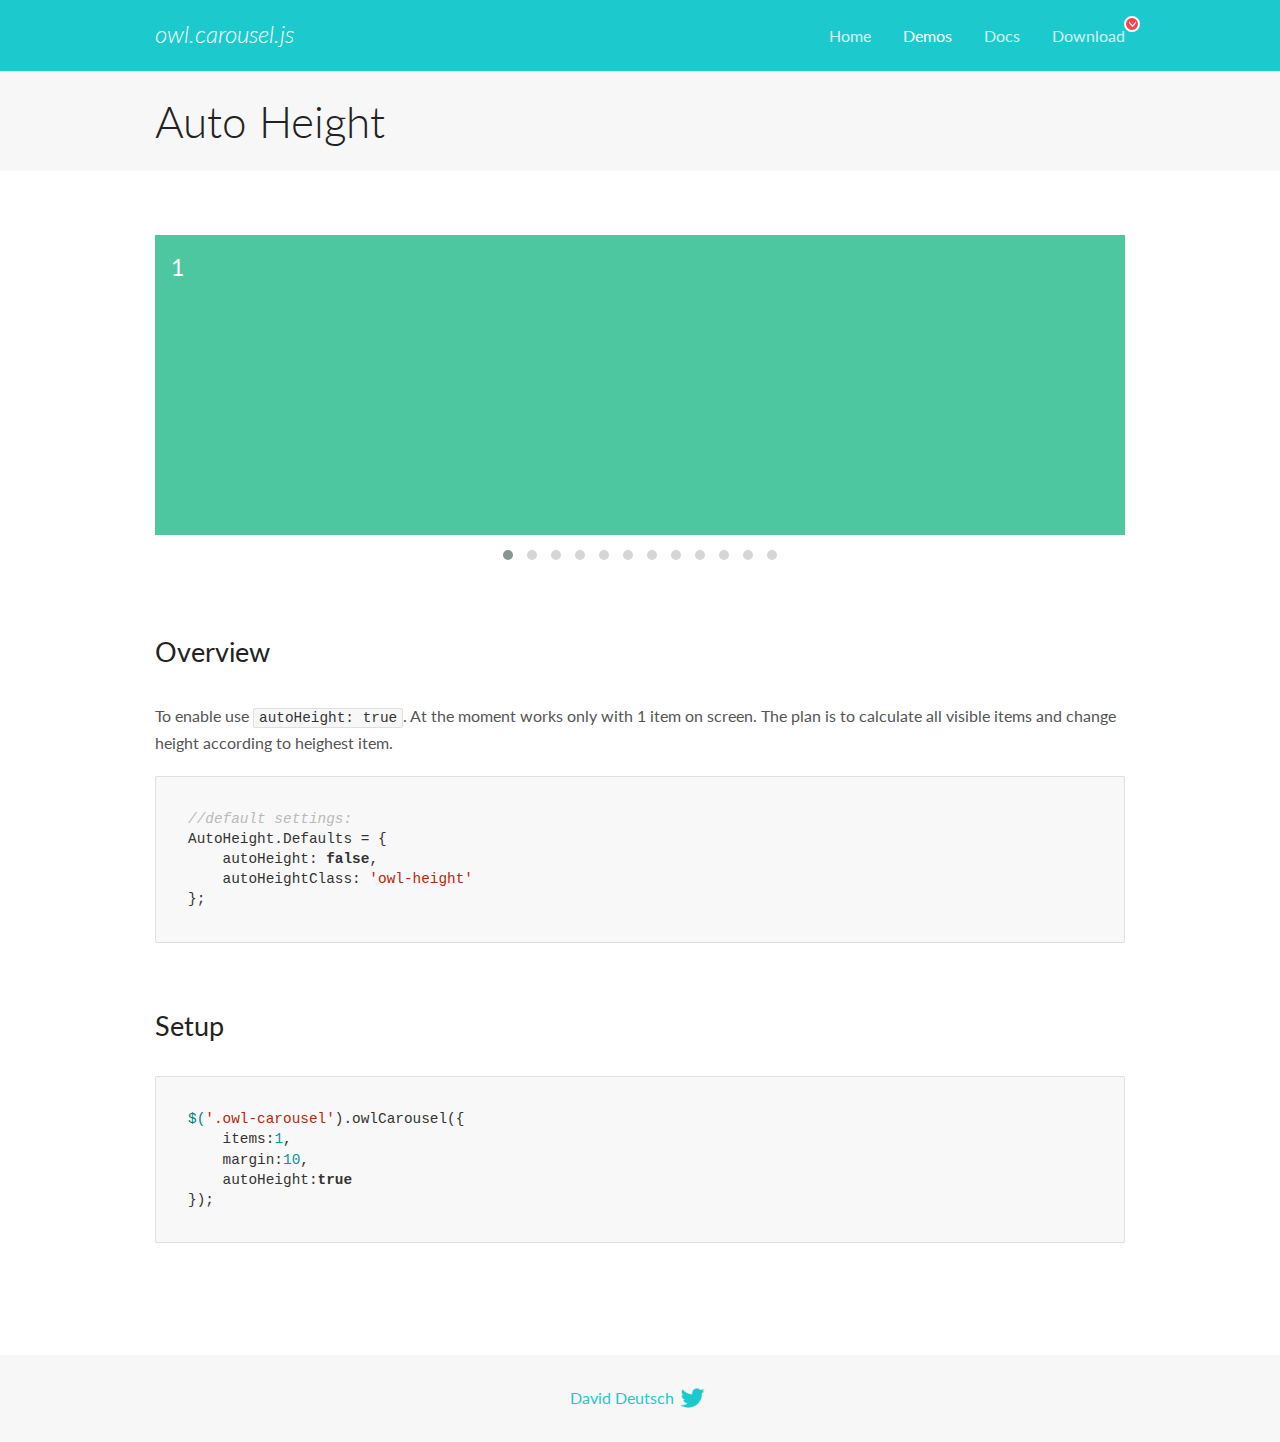
<file: OwlCarousel2-develop/OwlCarousel2-develop/docs/demos/autoheight.html>
<!DOCTYPE html>
<html lang="en">
  <head>

    <!-- head -->
    <meta charset="utf-8">
    <meta name="msapplication-tap-highlight" content="no" />
    <meta name="viewport" content="width=device-width, initial-scale=1.0" />
    <meta name="description" content="autoHeight usage demo">
    <meta name="author" content="David Deutsch">
    <title>
      Auto Height Demo | Owl Carousel | 2.3.4
    </title>

    <!-- Stylesheets -->
    <link href='https://fonts.googleapis.com/css?family=Lato:300,400,700,400italic,300italic' rel='stylesheet' type='text/css'>
    <link rel="stylesheet" href="../assets/css/docs.theme.min.css">

    <!-- Owl Stylesheets -->
    <link rel="stylesheet" href="../assets/owlcarousel/assets/owl.carousel.min.css">
    <link rel="stylesheet" href="../assets/owlcarousel/assets/owl.theme.default.min.css">

    <!-- HTML5 shim and Respond.js IE8 support of HTML5 elements and media queries -->

    <!--[if lt IE 9]>
      <script src="https://oss.maxcdn.com/libs/html5shiv/3.7.0/html5shiv.js"></script>
      <script src="https://oss.maxcdn.com/libs/respond.js/1.3.0/respond.min.js"></script>
    <![endif]-->

    <!-- Favicons -->
    <link rel="apple-touch-icon-precomposed" sizes="144x144" href="../assets/ico/apple-touch-icon-144-precomposed.png">
    <link rel="shortcut icon" href="../assets/ico/favicon.png">
    <link rel="shortcut icon" href="favicon.ico">

    <!-- Yeah i know js should not be in header. Its required for demos.-->

    <!-- javascript -->
    <script src="../assets/vendors/jquery.min.js"></script>
    <script src="../assets/owlcarousel/owl.carousel.js"></script>
  </head>
  <body>

    <!-- header -->
    <header class="header">
      <div class="row">
        <div class="large-12 columns">
          <div class="brand left">
            <h3>
              <a href="/OwlCarousel2/">owl.carousel.js</a> 
            </h3>
          </div>
          <a id="toggle-nav" class="right">
            <span></span> <span></span> <span></span> 
          </a> 
          <div class="nav-bar">
            <ul class="clearfix">
              <li> <a href="/OwlCarousel2/index.html">Home</a>  </li>
              <li class="active">
                <a href="/OwlCarousel2/demos/demos.html">Demos</a> 
              </li>
              <li> <a href="/OwlCarousel2/docs/started-welcome.html">Docs</a>  </li>
              <li>
                <a href="https://github.com/OwlCarousel2/OwlCarousel2/archive/2.3.4.zip">Download</a> 
                <span class="download"></span> 
              </li>
            </ul>
          </div>
        </div>
      </div>
    </header>

    <!-- title -->
    <section class="title">
      <div class="row">
        <div class="large-12 columns">
          <h1>Auto Height</h1>
        </div>
      </div>
    </section>

    <!--  Demos -->
    <section id="demos">
      <div class="row">
        <div class="large-12 columns">
          <div class="owl-carousel owl-theme">
            <div class="item" style="height:300px">
              <h4>1</h4>
            </div>
            <div class="item" style="height:100px">
              <h4>2</h4>
            </div>
            <div class="item" style="height:500px">
              <h4>3</h4>
            </div>
            <div class="item" style="height:250px">
              <h4>4</h4>
            </div>
            <div class="item" style="height:400px">
              <h4>5</h4>
            </div>
            <div class="item" style="height:500px">
              <h4>6</h4>
            </div>
            <div class="item" style="height:600px">
              <h4>7</h4>
            </div>
            <div class="item" style="height:400px">
              <h4>8</h4>
            </div>
            <div class="item" style="height:300px">
              <h4>9</h4>
            </div>
            <div class="item" style="height:350px">
              <h4>10</h4>
            </div>
            <div class="item" style="height:200px">
              <h4>11</h4>
            </div>
            <div class="item" style="height:150px">
              <h4>12</h4>
            </div>
          </div>
          <h3 id="overview">Overview</h3>
          <p>To enable use <code>autoHeight: true</code>. At the moment works only with 1 item on screen. The plan is to calculate all visible items and change height according to heighest item.</p>
          <pre><code>//default settings:
AutoHeight.Defaults = {
    autoHeight: false,
    autoHeightClass: &#39;owl-height&#39;
};</code></pre>
          <h3 id="setup">Setup</h3>
          <pre><code>$(&#39;.owl-carousel&#39;).owlCarousel({
    items:1,
    margin:10,
    autoHeight:true
});</code></pre>
          <script>
            $(document).ready(function() {
              $('.owl-carousel').owlCarousel({
                items: 1,
                margin: 10,
                autoHeight: true
              });
            })
          </script>
        </div>
      </div>
    </section>

    <!-- footer -->
    <footer class="footer">
      <div class="row">
        <div class="large-12 columns">
          <h5>
            <a href="/OwlCarousel2/docs/support-contact.html">David Deutsch</a> 
            <a id="custom-tweet-button" href="https://twitter.com/share?url=https://github.com/OwlCarousel2/OwlCarousel2&text=Owl Carousel - This is so awesome! " target="_blank"></a> 
          </h5>
        </div>
      </div>
    </footer>

    <!-- vendors -->
    <script src="../assets/vendors/highlight.js"></script>
    <script src="../assets/js/app.js"></script>
  </body>
</html>
</file>
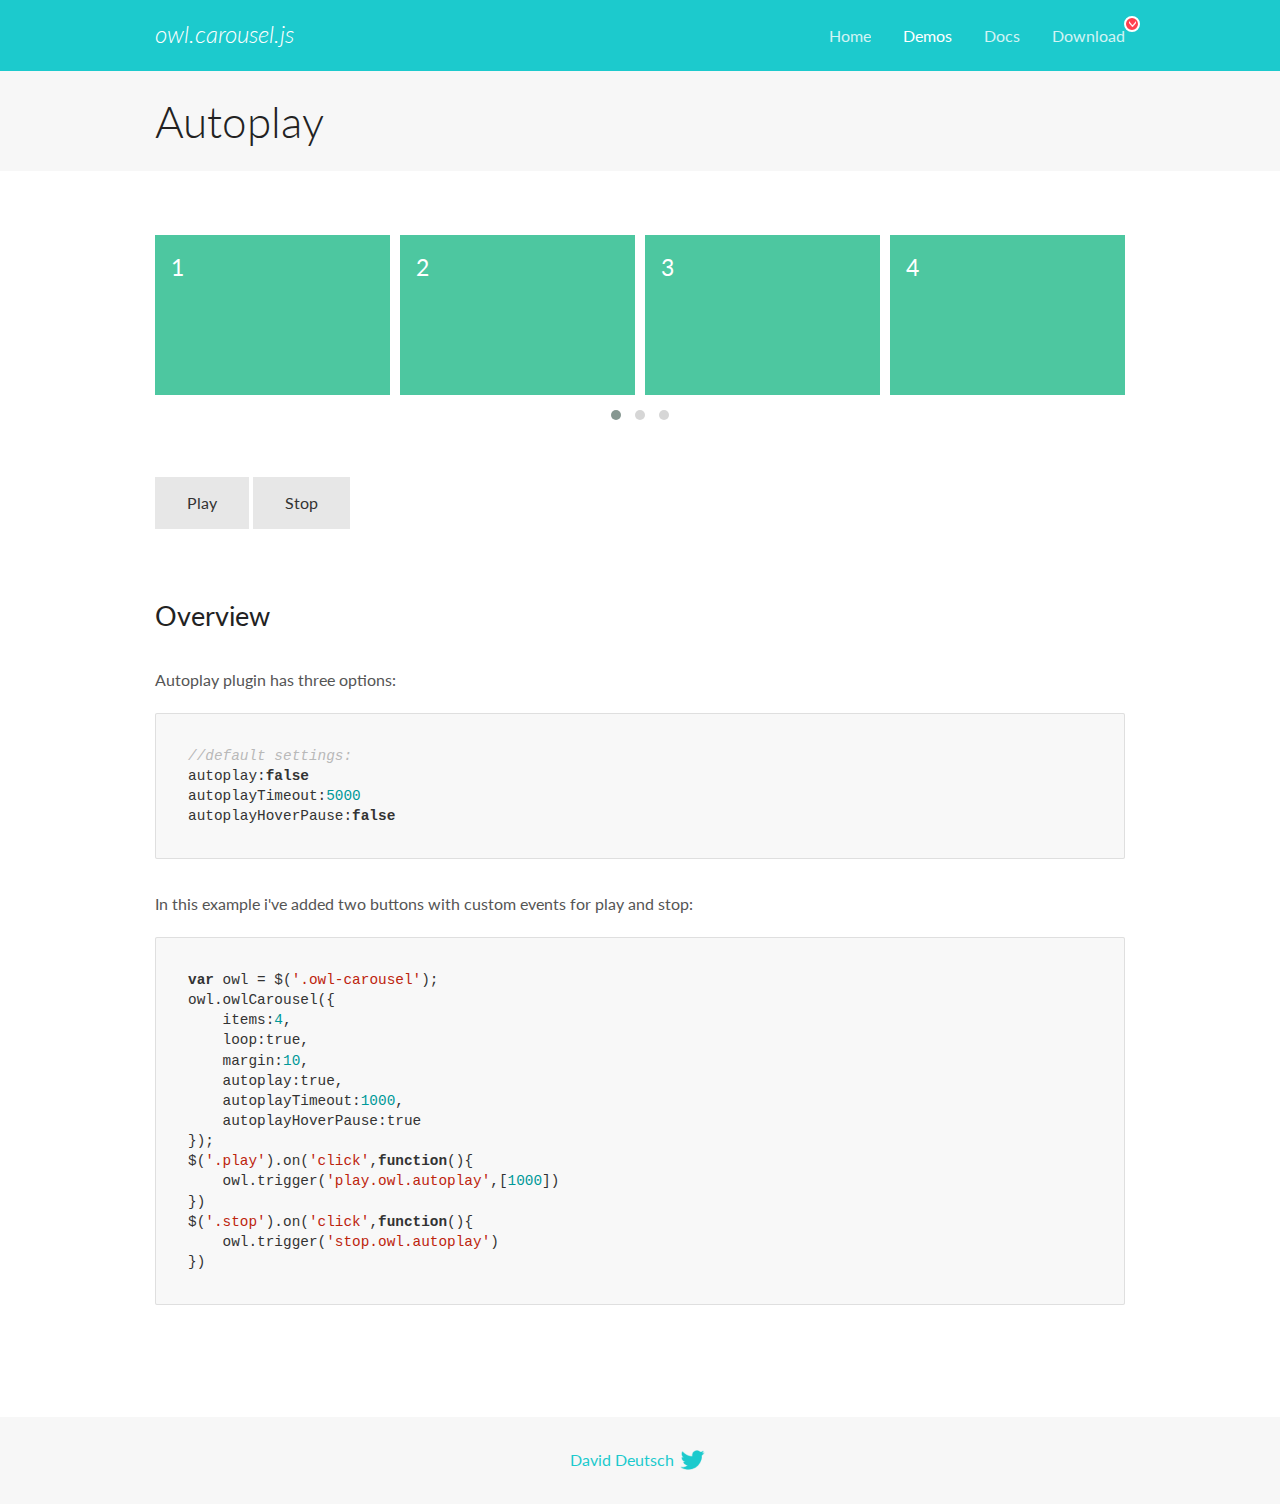
<file: OwlCarousel2-develop/OwlCarousel2-develop/docs/demos/autoplay.html>
<!DOCTYPE html>
<html lang="en">
  <head>

    <!-- head -->
    <meta charset="utf-8">
    <meta name="msapplication-tap-highlight" content="no" />
    <meta name="viewport" content="width=device-width, initial-scale=1.0" />
    <meta name="description" content="Autoplay usage demo">
    <meta name="author" content="David Deutsch">
    <title>
      Autoplay Demo | Owl Carousel | 2.3.4
    </title>

    <!-- Stylesheets -->
    <link href='https://fonts.googleapis.com/css?family=Lato:300,400,700,400italic,300italic' rel='stylesheet' type='text/css'>
    <link rel="stylesheet" href="../assets/css/docs.theme.min.css">

    <!-- Owl Stylesheets -->
    <link rel="stylesheet" href="../assets/owlcarousel/assets/owl.carousel.min.css">
    <link rel="stylesheet" href="../assets/owlcarousel/assets/owl.theme.default.min.css">

    <!-- HTML5 shim and Respond.js IE8 support of HTML5 elements and media queries -->

    <!--[if lt IE 9]>
      <script src="https://oss.maxcdn.com/libs/html5shiv/3.7.0/html5shiv.js"></script>
      <script src="https://oss.maxcdn.com/libs/respond.js/1.3.0/respond.min.js"></script>
    <![endif]-->

    <!-- Favicons -->
    <link rel="apple-touch-icon-precomposed" sizes="144x144" href="../assets/ico/apple-touch-icon-144-precomposed.png">
    <link rel="shortcut icon" href="../assets/ico/favicon.png">
    <link rel="shortcut icon" href="favicon.ico">

    <!-- Yeah i know js should not be in header. Its required for demos.-->

    <!-- javascript -->
    <script src="../assets/vendors/jquery.min.js"></script>
    <script src="../assets/owlcarousel/owl.carousel.js"></script>
  </head>
  <body>

    <!-- header -->
    <header class="header">
      <div class="row">
        <div class="large-12 columns">
          <div class="brand left">
            <h3>
              <a href="/OwlCarousel2/">owl.carousel.js</a> 
            </h3>
          </div>
          <a id="toggle-nav" class="right">
            <span></span> <span></span> <span></span> 
          </a> 
          <div class="nav-bar">
            <ul class="clearfix">
              <li> <a href="/OwlCarousel2/index.html">Home</a>  </li>
              <li class="active">
                <a href="/OwlCarousel2/demos/demos.html">Demos</a> 
              </li>
              <li> <a href="/OwlCarousel2/docs/started-welcome.html">Docs</a>  </li>
              <li>
                <a href="https://github.com/OwlCarousel2/OwlCarousel2/archive/2.3.4.zip">Download</a> 
                <span class="download"></span> 
              </li>
            </ul>
          </div>
        </div>
      </div>
    </header>

    <!-- title -->
    <section class="title">
      <div class="row">
        <div class="large-12 columns">
          <h1>Autoplay</h1>
        </div>
      </div>
    </section>

    <!--  Demos -->
    <section id="demos">
      <div class="row">
        <div class="large-12 columns">
          <div class="owl-carousel owl-theme">
            <div class="item">
              <h4>1</h4>
            </div>
            <div class="item">
              <h4>2</h4>
            </div>
            <div class="item">
              <h4>3</h4>
            </div>
            <div class="item">
              <h4>4</h4>
            </div>
            <div class="item">
              <h4>5</h4>
            </div>
            <div class="item">
              <h4>6</h4>
            </div>
            <div class="item">
              <h4>7</h4>
            </div>
            <div class="item">
              <h4>8</h4>
            </div>
            <div class="item">
              <h4>9</h4>
            </div>
            <div class="item">
              <h4>10</h4>
            </div>
            <div class="item">
              <h4>11</h4>
            </div>
            <div class="item">
              <h4>12</h4>
            </div>
          </div>
          <a class="button secondary play">Play</a> 
          <a class="button secondary stop">Stop</a> 
          <h3 id="overview">Overview</h3>
          <p>Autoplay plugin has three options:</p>
          <pre><code>//default settings:
autoplay:false
autoplayTimeout:5000
autoplayHoverPause:false</code></pre>
          <p>In this example i&#39;ve added two buttons with custom events for play and stop:</p>
          <pre><code>var owl = $(&#39;.owl-carousel&#39;);
owl.owlCarousel({
    items:4,
    loop:true,
    margin:10,
    autoplay:true,
    autoplayTimeout:1000,
    autoplayHoverPause:true
});
$(&#39;.play&#39;).on(&#39;click&#39;,function(){
    owl.trigger(&#39;play.owl.autoplay&#39;,[1000])
})
$(&#39;.stop&#39;).on(&#39;click&#39;,function(){
    owl.trigger(&#39;stop.owl.autoplay&#39;)
})</code></pre>
          <script>
            $(document).ready(function() {
              var owl = $('.owl-carousel');
              owl.owlCarousel({
                items: 4,
                loop: true,
                margin: 10,
                autoplay: true,
                autoplayTimeout: 1000,
                autoplayHoverPause: true
              });
              $('.play').on('click', function() {
                owl.trigger('play.owl.autoplay', [1000])
              })
              $('.stop').on('click', function() {
                owl.trigger('stop.owl.autoplay')
              })
            })
          </script>
        </div>
      </div>
    </section>

    <!-- footer -->
    <footer class="footer">
      <div class="row">
        <div class="large-12 columns">
          <h5>
            <a href="/OwlCarousel2/docs/support-contact.html">David Deutsch</a> 
            <a id="custom-tweet-button" href="https://twitter.com/share?url=https://github.com/OwlCarousel2/OwlCarousel2&text=Owl Carousel - This is so awesome! " target="_blank"></a> 
          </h5>
        </div>
      </div>
    </footer>

    <!-- vendors -->
    <script src="../assets/vendors/highlight.js"></script>
    <script src="../assets/js/app.js"></script>
  </body>
</html>
</file>
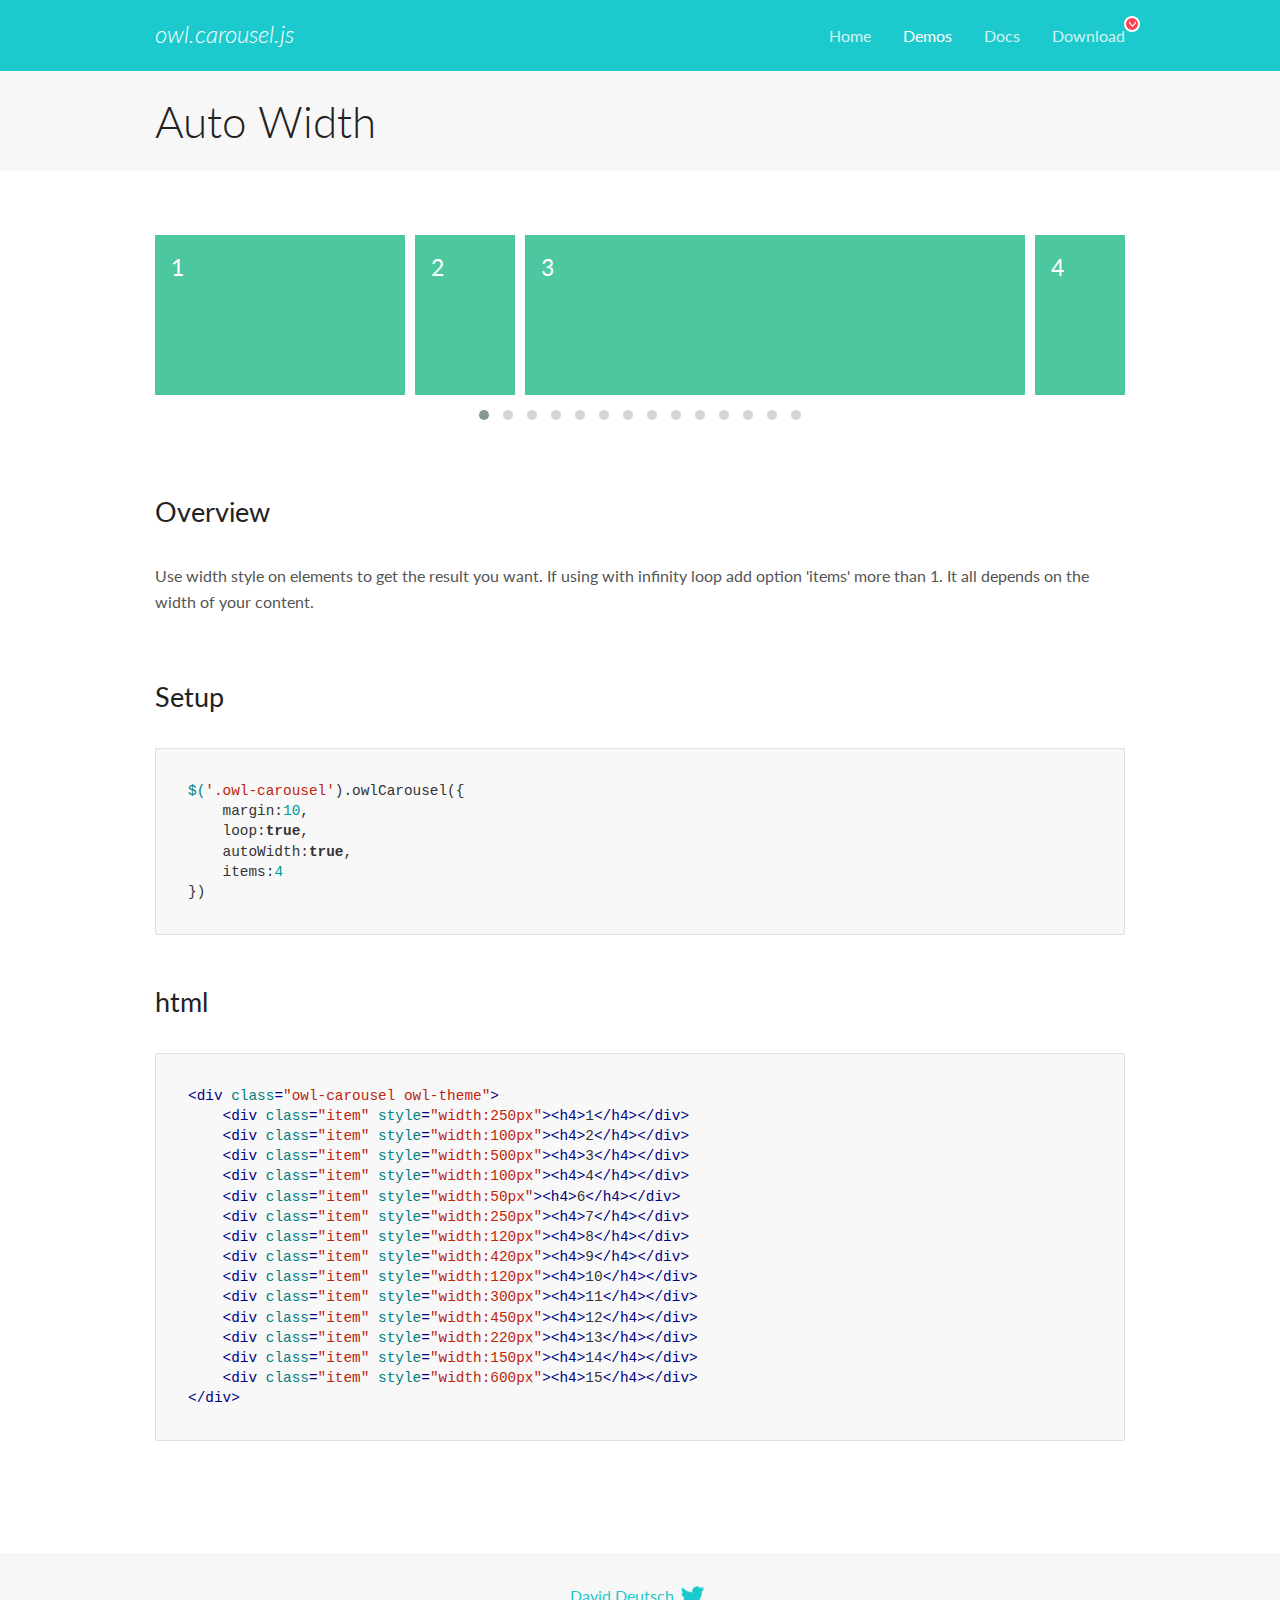
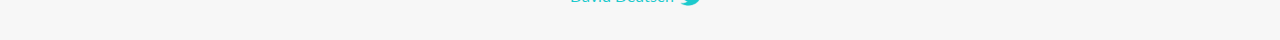
<file: OwlCarousel2-develop/OwlCarousel2-develop/docs/demos/autowidth.html>
<!DOCTYPE html>
<html lang="en">
  <head>

    <!-- head -->
    <meta charset="utf-8">
    <meta name="msapplication-tap-highlight" content="no" />
    <meta name="viewport" content="width=device-width, initial-scale=1.0" />
    <meta name="description" content="Auto Width">
    <meta name="author" content="David Deutsch">
    <title>
      Auto Width Demo | Owl Carousel | 2.3.4
    </title>

    <!-- Stylesheets -->
    <link href='https://fonts.googleapis.com/css?family=Lato:300,400,700,400italic,300italic' rel='stylesheet' type='text/css'>
    <link rel="stylesheet" href="../assets/css/docs.theme.min.css">

    <!-- Owl Stylesheets -->
    <link rel="stylesheet" href="../assets/owlcarousel/assets/owl.carousel.min.css">
    <link rel="stylesheet" href="../assets/owlcarousel/assets/owl.theme.default.min.css">

    <!-- HTML5 shim and Respond.js IE8 support of HTML5 elements and media queries -->

    <!--[if lt IE 9]>
      <script src="https://oss.maxcdn.com/libs/html5shiv/3.7.0/html5shiv.js"></script>
      <script src="https://oss.maxcdn.com/libs/respond.js/1.3.0/respond.min.js"></script>
    <![endif]-->

    <!-- Favicons -->
    <link rel="apple-touch-icon-precomposed" sizes="144x144" href="../assets/ico/apple-touch-icon-144-precomposed.png">
    <link rel="shortcut icon" href="../assets/ico/favicon.png">
    <link rel="shortcut icon" href="favicon.ico">

    <!-- Yeah i know js should not be in header. Its required for demos.-->

    <!-- javascript -->
    <script src="../assets/vendors/jquery.min.js"></script>
    <script src="../assets/owlcarousel/owl.carousel.js"></script>
  </head>
  <body>

    <!-- header -->
    <header class="header">
      <div class="row">
        <div class="large-12 columns">
          <div class="brand left">
            <h3>
              <a href="/OwlCarousel2/">owl.carousel.js</a> 
            </h3>
          </div>
          <a id="toggle-nav" class="right">
            <span></span> <span></span> <span></span> 
          </a> 
          <div class="nav-bar">
            <ul class="clearfix">
              <li> <a href="/OwlCarousel2/index.html">Home</a>  </li>
              <li class="active">
                <a href="/OwlCarousel2/demos/demos.html">Demos</a> 
              </li>
              <li> <a href="/OwlCarousel2/docs/started-welcome.html">Docs</a>  </li>
              <li>
                <a href="https://github.com/OwlCarousel2/OwlCarousel2/archive/2.3.4.zip">Download</a> 
                <span class="download"></span> 
              </li>
            </ul>
          </div>
        </div>
      </div>
    </header>

    <!-- title -->
    <section class="title">
      <div class="row">
        <div class="large-12 columns">
          <h1>Auto Width</h1>
        </div>
      </div>
    </section>

    <!--  Demos -->
    <section id="demos">
      <div class="row">
        <div class="large-12 columns">
          <div class="owl-carousel owl-theme">
            <div class="item" style="width:250px">
              <h4>1</h4>
            </div>
            <div class="item" style="width:100px">
              <h4>2</h4>
            </div>
            <div class="item" style="width:500px">
              <h4>3</h4>
            </div>
            <div class="item" style="width:100px">
              <h4>4</h4>
            </div>
            <div class="item" style="width:50px">
              <h4>6</h4>
            </div>
            <div class="item" style="width:250px">
              <h4>7</h4>
            </div>
            <div class="item" style="width:120px">
              <h4>8</h4>
            </div>
            <div class="item" style="width:420px">
              <h4>9</h4>
            </div>
            <div class="item" style="width:120px">
              <h4>10</h4>
            </div>
            <div class="item" style="width:300px">
              <h4>11</h4>
            </div>
            <div class="item" style="width:450px">
              <h4>12</h4>
            </div>
            <div class="item" style="width:220px">
              <h4>13</h4>
            </div>
            <div class="item" style="width:150px">
              <h4>14</h4>
            </div>
            <div class="item" style="width:600px">
              <h4>15</h4>
            </div>
          </div>
          <h3 id="overview">Overview</h3>
          <p>Use width style on elements to get the result you want. If using with infinity loop add option &#39;items&#39; more than 1. It all depends on the width of your content.</p>
          <h3 id="setup">Setup</h3>
          <pre><code>$(&#39;.owl-carousel&#39;).owlCarousel({
    margin:10,
    loop:true,
    autoWidth:true,
    items:4
})</code></pre>
          <h3 id="html">html</h3>
          <pre><code>&lt;div class=&quot;owl-carousel owl-theme&quot;&gt;
    &lt;div class=&quot;item&quot; style=&quot;width:250px&quot;&gt;&lt;h4&gt;1&lt;/h4&gt;&lt;/div&gt;
    &lt;div class=&quot;item&quot; style=&quot;width:100px&quot;&gt;&lt;h4&gt;2&lt;/h4&gt;&lt;/div&gt;
    &lt;div class=&quot;item&quot; style=&quot;width:500px&quot;&gt;&lt;h4&gt;3&lt;/h4&gt;&lt;/div&gt;
    &lt;div class=&quot;item&quot; style=&quot;width:100px&quot;&gt;&lt;h4&gt;4&lt;/h4&gt;&lt;/div&gt;
    &lt;div class=&quot;item&quot; style=&quot;width:50px&quot;&gt;&lt;h4&gt;6&lt;/h4&gt;&lt;/div&gt;
    &lt;div class=&quot;item&quot; style=&quot;width:250px&quot;&gt;&lt;h4&gt;7&lt;/h4&gt;&lt;/div&gt;
    &lt;div class=&quot;item&quot; style=&quot;width:120px&quot;&gt;&lt;h4&gt;8&lt;/h4&gt;&lt;/div&gt;
    &lt;div class=&quot;item&quot; style=&quot;width:420px&quot;&gt;&lt;h4&gt;9&lt;/h4&gt;&lt;/div&gt;
    &lt;div class=&quot;item&quot; style=&quot;width:120px&quot;&gt;&lt;h4&gt;10&lt;/h4&gt;&lt;/div&gt;
    &lt;div class=&quot;item&quot; style=&quot;width:300px&quot;&gt;&lt;h4&gt;11&lt;/h4&gt;&lt;/div&gt;
    &lt;div class=&quot;item&quot; style=&quot;width:450px&quot;&gt;&lt;h4&gt;12&lt;/h4&gt;&lt;/div&gt;
    &lt;div class=&quot;item&quot; style=&quot;width:220px&quot;&gt;&lt;h4&gt;13&lt;/h4&gt;&lt;/div&gt;
    &lt;div class=&quot;item&quot; style=&quot;width:150px&quot;&gt;&lt;h4&gt;14&lt;/h4&gt;&lt;/div&gt;
    &lt;div class=&quot;item&quot; style=&quot;width:600px&quot;&gt;&lt;h4&gt;15&lt;/h4&gt;&lt;/div&gt;
&lt;/div&gt;</code></pre>
          <script>
            $(document).ready(function() {
              $('.owl-carousel').owlCarousel({
                margin: 10,
                loop: true,
                autoWidth: true,
                items: 4
              })
            })
          </script>
        </div>
      </div>
    </section>

    <!-- footer -->
    <footer class="footer">
      <div class="row">
        <div class="large-12 columns">
          <h5>
            <a href="/OwlCarousel2/docs/support-contact.html">David Deutsch</a> 
            <a id="custom-tweet-button" href="https://twitter.com/share?url=https://github.com/OwlCarousel2/OwlCarousel2&text=Owl Carousel - This is so awesome! " target="_blank"></a> 
          </h5>
        </div>
      </div>
    </footer>

    <!-- vendors -->
    <script src="../assets/vendors/highlight.js"></script>
    <script src="../assets/js/app.js"></script>
  </body>
</html>
</file>
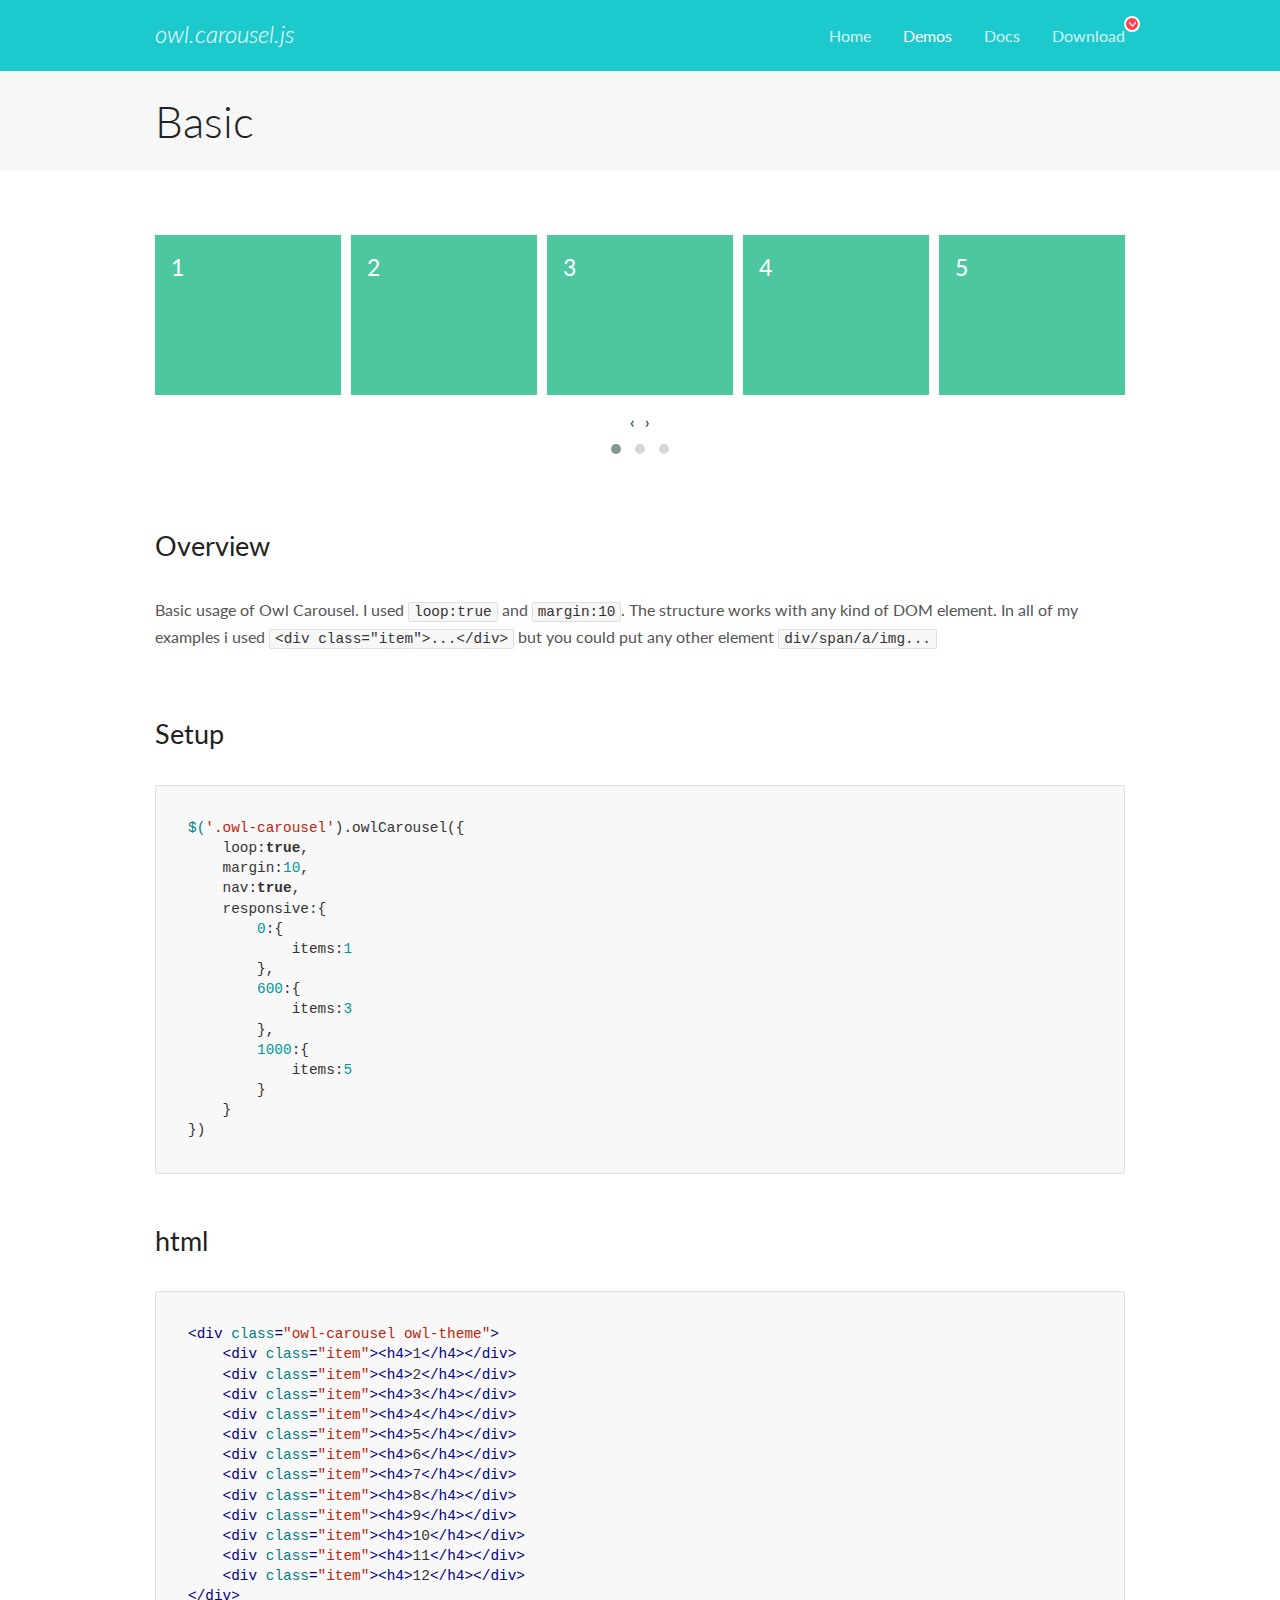
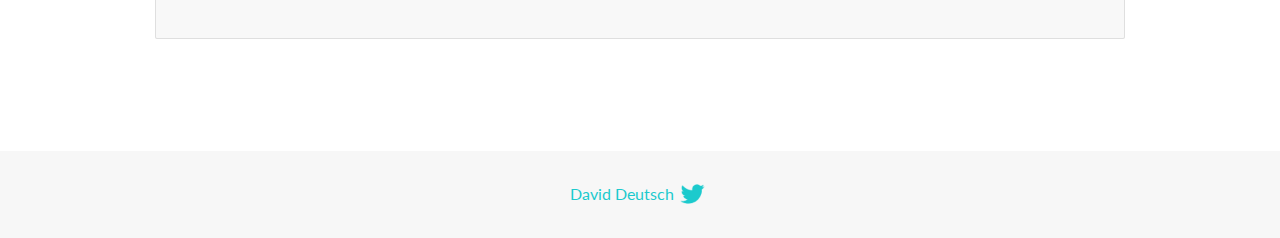
<file: OwlCarousel2-develop/OwlCarousel2-develop/docs/demos/basic.html>
<!DOCTYPE html>
<html lang="en">
  <head>

    <!-- head -->
    <meta charset="utf-8">
    <meta name="msapplication-tap-highlight" content="no" />
    <meta name="viewport" content="width=device-width, initial-scale=1.0" />
    <meta name="description" content="Basic usage demo">
    <meta name="author" content="David Deutsch">
    <title>
      Basic Demo | Owl Carousel | 2.3.4
    </title>

    <!-- Stylesheets -->
    <link href='https://fonts.googleapis.com/css?family=Lato:300,400,700,400italic,300italic' rel='stylesheet' type='text/css'>
    <link rel="stylesheet" href="../assets/css/docs.theme.min.css">

    <!-- Owl Stylesheets -->
    <link rel="stylesheet" href="../assets/owlcarousel/assets/owl.carousel.min.css">
    <link rel="stylesheet" href="../assets/owlcarousel/assets/owl.theme.default.min.css">

    <!-- HTML5 shim and Respond.js IE8 support of HTML5 elements and media queries -->

    <!--[if lt IE 9]>
      <script src="https://oss.maxcdn.com/libs/html5shiv/3.7.0/html5shiv.js"></script>
      <script src="https://oss.maxcdn.com/libs/respond.js/1.3.0/respond.min.js"></script>
    <![endif]-->

    <!-- Favicons -->
    <link rel="apple-touch-icon-precomposed" sizes="144x144" href="../assets/ico/apple-touch-icon-144-precomposed.png">
    <link rel="shortcut icon" href="../assets/ico/favicon.png">
    <link rel="shortcut icon" href="favicon.ico">

    <!-- Yeah i know js should not be in header. Its required for demos.-->

    <!-- javascript -->
    <script src="../assets/vendors/jquery.min.js"></script>
    <script src="../assets/owlcarousel/owl.carousel.js"></script>
  </head>
  <body>

    <!-- header -->
    <header class="header">
      <div class="row">
        <div class="large-12 columns">
          <div class="brand left">
            <h3>
              <a href="/OwlCarousel2/">owl.carousel.js</a> 
            </h3>
          </div>
          <a id="toggle-nav" class="right">
            <span></span> <span></span> <span></span> 
          </a> 
          <div class="nav-bar">
            <ul class="clearfix">
              <li> <a href="/OwlCarousel2/index.html">Home</a>  </li>
              <li class="active">
                <a href="/OwlCarousel2/demos/demos.html">Demos</a> 
              </li>
              <li> <a href="/OwlCarousel2/docs/started-welcome.html">Docs</a>  </li>
              <li>
                <a href="https://github.com/OwlCarousel2/OwlCarousel2/archive/2.3.4.zip">Download</a> 
                <span class="download"></span> 
              </li>
            </ul>
          </div>
        </div>
      </div>
    </header>

    <!-- title -->
    <section class="title">
      <div class="row">
        <div class="large-12 columns">
          <h1>Basic</h1>
        </div>
      </div>
    </section>

    <!--  Demos -->
    <section id="demos">
      <div class="row">
        <div class="large-12 columns">
          <div class="owl-carousel owl-theme">
            <div class="item">
              <h4>1</h4>
            </div>
            <div class="item">
              <h4>2</h4>
            </div>
            <div class="item">
              <h4>3</h4>
            </div>
            <div class="item">
              <h4>4</h4>
            </div>
            <div class="item">
              <h4>5</h4>
            </div>
            <div class="item">
              <h4>6</h4>
            </div>
            <div class="item">
              <h4>7</h4>
            </div>
            <div class="item">
              <h4>8</h4>
            </div>
            <div class="item">
              <h4>9</h4>
            </div>
            <div class="item">
              <h4>10</h4>
            </div>
            <div class="item">
              <h4>11</h4>
            </div>
            <div class="item">
              <h4>12</h4>
            </div>
          </div>
          <h3 id="overview">Overview</h3>
          <p>Basic usage of Owl Carousel. I used <code>loop:true</code> and <code>margin:10</code>. The structure works with any kind of DOM element. In all of my examples i used <code>&lt;div class=&quot;item&quot;&gt;...&lt;/div&gt;</code> but you could
            put any other element <code>div/span/a/img...</code></p>
          <h3 id="setup">Setup</h3>
          <pre><code>$(&#39;.owl-carousel&#39;).owlCarousel({
    loop:true,
    margin:10,
    nav:true,
    responsive:{
        0:{
            items:1
        },
        600:{
            items:3
        },
        1000:{
            items:5
        }
    }
})</code></pre>
          <h3 id="html">html</h3>
          <pre><code>&lt;div class=&quot;owl-carousel owl-theme&quot;&gt;
    &lt;div class=&quot;item&quot;&gt;&lt;h4&gt;1&lt;/h4&gt;&lt;/div&gt;
    &lt;div class=&quot;item&quot;&gt;&lt;h4&gt;2&lt;/h4&gt;&lt;/div&gt;
    &lt;div class=&quot;item&quot;&gt;&lt;h4&gt;3&lt;/h4&gt;&lt;/div&gt;
    &lt;div class=&quot;item&quot;&gt;&lt;h4&gt;4&lt;/h4&gt;&lt;/div&gt;
    &lt;div class=&quot;item&quot;&gt;&lt;h4&gt;5&lt;/h4&gt;&lt;/div&gt;
    &lt;div class=&quot;item&quot;&gt;&lt;h4&gt;6&lt;/h4&gt;&lt;/div&gt;
    &lt;div class=&quot;item&quot;&gt;&lt;h4&gt;7&lt;/h4&gt;&lt;/div&gt;
    &lt;div class=&quot;item&quot;&gt;&lt;h4&gt;8&lt;/h4&gt;&lt;/div&gt;
    &lt;div class=&quot;item&quot;&gt;&lt;h4&gt;9&lt;/h4&gt;&lt;/div&gt;
    &lt;div class=&quot;item&quot;&gt;&lt;h4&gt;10&lt;/h4&gt;&lt;/div&gt;
    &lt;div class=&quot;item&quot;&gt;&lt;h4&gt;11&lt;/h4&gt;&lt;/div&gt;
    &lt;div class=&quot;item&quot;&gt;&lt;h4&gt;12&lt;/h4&gt;&lt;/div&gt;
&lt;/div&gt;</code></pre>
          <script>
            $(document).ready(function() {
              var owl = $('.owl-carousel');
              owl.owlCarousel({
                margin: 10,
                nav: true,
                loop: true,
                responsive: {
                  0: {
                    items: 1
                  },
                  600: {
                    items: 3
                  },
                  1000: {
                    items: 5
                  }
                }
              })
            })
          </script>
        </div>
      </div>
    </section>

    <!-- footer -->
    <footer class="footer">
      <div class="row">
        <div class="large-12 columns">
          <h5>
            <a href="/OwlCarousel2/docs/support-contact.html">David Deutsch</a> 
            <a id="custom-tweet-button" href="https://twitter.com/share?url=https://github.com/OwlCarousel2/OwlCarousel2&text=Owl Carousel - This is so awesome! " target="_blank"></a> 
          </h5>
        </div>
      </div>
    </footer>

    <!-- vendors -->
    <script src="../assets/vendors/highlight.js"></script>
    <script src="../assets/js/app.js"></script>
  </body>
</html>
</file>
<file: file/css/design.css>
*{margin:0;padding: 0;}
body {
	background-color: #94bdce;
	box-sizing: border-box;
}
.wrapper{
	width: 1170px;
	margin: 0 auto;
}

#top_header {
	background: #385249;
	height: 170px;
	color: antiquewhite;
	border-bottom: 2px solid #f47a0b;
}

.top_bar {
	background: #fa5417;
	height: 35px;
}

.topmenu {
	/* background: black; */
	float: right;
	height: 30px;
	/* width: 350px; */
	padding-top: 5px;
}
.topmenu ul {
	list-style: none;
}

.topmenu ul li {
	display: inline-block;
	border-right: 1px solid #fff;
	/* margin-right: 1; */
}

.topmenu ul li a {
	color: aliceblue;
	padding-left: 10px;
	font-size: 18px;
	text-decoration: none;
	transition: all.5s;
	padding-right: 10px;
}
.topmenu ul li a:hover{
	color:black;
}


.main_area {
	background: #d9c9b4;
	height: 83px;
	/* margin-top: 0px; */
	
}

.logo {
	float: left;
	/*background: #2b5959;*/
	width: 250px;
	height: 65px;
}

.logo img {
	width: 30%;
	height: 70px;
	margin-top: 5px;
}

.logo h2 {
	color: #1f0f0f;
	margin-top: -39px;
	font-size: 22px;
	margin-left: 78px;
}

.search {
	float: left;
	/* background: #2d200e; */
	width: 660px;
	height: 65px;
	margin-top: 10px;
}

input {
	width: 600px;
	height: 15px;
	border-radius: 5px;
	border: none;
	padding: 10px;
	margin: 15px 20px;
}

.boking {
	background: #376592;
	float: right;
	width: 80px;
	height: 32px;
	margin-top: 23px;
	padding-top: 5px;
	text-align: center;
	font-size: 20px;
}


.main_menu {
	background: #473b2b;
	height: 50px;
	
}

.ffmain_menu {
	/* float: right; */
	background: none;
	height: 65px;
	width: 100%;
	/* margin-top: 18px; */

}
.main_menu ul{list-style:none}
.main_menu ul li {
	float: left;
	border-right: 1px solid #ddd;
}
.main_menu ul li:last-child {
	border-right: 0px;
}

.main_menu ul li a {
	display: block;
	/* padding: 21px 20px 21px 0px; */
	text-decoration: none;
	font-size: 20px;
	color: aliceblue;
	padding: 15px;
	font-weight: 500px;
	line-height: 22px;
	transition: all 1s;
}
.main_menu ul li a:hover{color:black;background:#e55e2d;;}


.side_bar {
	background: aliceblue;
	width: 230px;
	height: 350px;
	float: left;
}

.side_bar h2 {
	color: red;
	margin-top: -47px;
	text-align: left;
	padding-left: 0px;
	border-bottom: 2px solid #45637d;
	/* display: tt; */
	height: 70px;
	width: 130px;
	margin-left: 10px;
	padding-top: 5px;
	padding-bottom: 5px;
}



#protfolio {
	background: #ddefef;
	/* margin-top: 260px; */
	/* height: 450px; */
	overflow: hidden;
}


.medicine {
	float: right;
	/* background: #f6f6f6; */
	width: 940px;
	height: 322px;
}

.medicine_item {
	float: right;
	margin: 10px;
	width: 269px;
	border: 2px solid #d3d5d7;
	height: 326px;
	margin-top: 0px;
	padding: 10px;
}

.medicine_info {
	/* background: aliceblue; */
	height: 70px;
	margin-top: -43px;
	width: 246px;
	margin-left: 12px;
}

.medicine_info h2 {
	color: #8b8b8b;
	float: left;
	margin-top: -50px;
	/* padding-top: 10px; */
	/* padding-left: 10px; */
	text-transform: uppercase;
	font-size: 16px;
	height: 20px;
}

.medicine_info h4 {
	color: #6a3c3c;
	margin-top: -27px;
	float: left;
	text-transform: uppercase;
	font-size: 12px;
	height: 20px;
	margin-left: 2px;
}

.medicine_info p {
	color: #5b5656;
	float: left;
	margin-top: -10px;
	margin-left: 0px;
	padding-left: -46px;
	/* text-transform: uppercase; */
	/* font-size: 20px; */
}

#hero_slider{
	background: skyblue;
	height: 450px;
	width: 100%;

}

#hero_slider img {
	width: 100%;
	height: 450px;
}

section {
	/* padding: 50px; */
	line-height: 120px;
	text-align: center;
}

#medicine {
	background: #e9f4f6;
	height: 500px;
	/* margin-bottom: 58px; */
	/* overflow: hidden; */
	margin-top: 0px;
}

.our_medicine {
	background: #213343;
	height: auto;
	overflow: hidden;
}


.inner_medicine {
	float: left;
	background: #1a9599;
	width: 274px;
	height: 250px;
	/* display: inline-block; */
	margin-right: 8px;
	margin-top: 20px;
	margin-left: 10px;
}

.medicine_pic {
	background: aliceblue;
	height: 200px;
}

.medicine_pic img {
	width: 100%;
	height: 200px;
}
.medicine_overly {
	background: #59534c;
	color: aliceblue;
	/* font-size: 42px; */
	height: 50px;
	/* padding: 0px; */
}

.iteam {
	float: left;
	width: 370px;
	height: 300px;
	/* background: #a38d70; */
	/* margin: 10px; */
	/* margin-left: 8px; */
	/* margin-right: 20px; */
	padding: 10px;
	/* border: 2px solid aliceblue; */
}

.iteam img {
	width: 100%;
	height: 240px;
}

.item_pic {
	height: 140px;
}

.item_info {
	background: #295479;
	height: 110px;
	margin-top: 92px;
	/* float: left; */
	width: 370px;
}

.item_info_h2 {
	color: #faf7f7;
	margin-top: -43px;
	text-align: left;
	font-size: 12px;
	padding-left: 10px;
}

.item_info p {
	color: aqua;
	margin-top: -102px;
	float: left;
	padding: 10px;
	font-size: 18px;
}

.item_btn {
	float: right;
	margin-top: -50px;
	height: 30px;
	width: 80px;
	border: none;
	font-size: 16px;
	cursor: pointer;
	margin-right: 10px;
	/* padding: 10px; */
	color: #fb4b0c;
	line-height: 30px;
	font-weight: bold;
	transition: all .5s;
}

.item_btn:hover{
	color: blue;
	background-color: orange;
}


#services {
	margin-top: 50px;
	padding: 50px;
	/* line-height: 30px; */
}

.all_services {
	background: aliceblue;
	height: 450px;
}

.inner_service {
	background: antiquewhite;
	width: 350px;
	height: 300px;
	float: left;
}
.pic {
	width: 350px;
	height: 200px;
	/* float: left; */
}
.pic img {
	width: 100%;
	height: 200px;
}

.info {
	background: #2b4f4f;
	height: 80px;
}

#about {
	background: antiquewhite;
	padding: 50px;
	/* width: 100%; */
	height: 450px;
}

#mission {
	background: #c1d8dd;
	padding-top: 50px;
	/* width: 100%; */
	height: 658px;
	/* padding-bottom: 1px; */
}
.all_info {
	background: #466a89;
	height: 600px;
	/* overflow: hidden; */
	/* margin-bottom: 172px; */
}

.all_info h2 {
	color: #f5f0ee;
	/* font-size: 20px; */
	float: left;
	margin-top: -45px;
	height: 20px;
	text-transform: uppercase;
	/* border-bottom: 2px solid aqua; */
	/* width: 165px; */
	/* padding-bottom: 4px; */
	padding: 10px;
}

.info_left {
	background: aqua;
	float: left;
	width: 715px;
	height: 250px;
	margin-top: 50px;
}

.info_right {
	background: aquamarine;
	float: right;
	width: 450px;
	height: 250px;
	margin-top: 50px;
}

.info_right img {
	width: 95%;
	height: 230px;
	padding: 10px;
}


/* Team */

.all_team {
	background: antiquewhite;
	height: 320px;
	display: inline-flex;
	width: 100%;
	margin-bottom: 60px;
}

.team_profile {
	background: aliceblue;
	width: 380px;
	height: 282px;
	/* float: left; */
	margin: 10px;
}


.team_profile img {
	width: 100%;
	height: 200px;
}

.team_details {
	background: aqua;
	height: 100px;
	margin-top: -54px;
}


.team_details h2 {
	color: #fa3808;
	float: left;
	margin-top: -40px;
	font-size: 22px;
	padding: 10px;
}

.team_details p {
	color: #4f3f39;
	/* padding-left: -24px; */
	float: left;
	/* margin-top: 3px; */
	margin-left: -72px;
	height: 20px;
	/* width: 238px; */
	font-size: 18px;
}

.medicine_btn {
	background: #255545;
	height: 39px;
	width: 130px;
	cursor: pointer;
	font-size: 14px;
	color: #f70f0f;
	padding: 10px;
	transition: all .5s;
	border: 1px solid #fc805f;
}

.medicine_btn:hover{
	color:blue;
	background-color: white;
}

/* CONTACT US */

.all_contact {
	background: aliceblue;
	height: 0 auto;
	margin-bottom: 0px;
	padding: 30px;
}

form {
	margin-top: 0px;
}


#googleMap {
	background: antiquewhite;
}
.contact_type {
	background: antiquewhite;
	width: 269px;
	height: 300px;
	/* float: left; */
	display: inline-flex;
	padding: 10px;
}

#contact_us {
	background: #f4f7f8;
	margin-top: 0px;
	/* margin-bottom: 50px; */
}


.contact_info {
	/* background: #4bb4d4; */
	margin-bottom: 50px;
	height: 600px;
	margin-top: 20px;
	margin-bottom: 25px;
}

.contact_map {
	/*background: antiquewhite;*/
	width: 50%;
	height: 400px;
	float: left;
}

.contact_map h2 {
	color: #5e3225;
	font-size: 20px;
	text-align: left;
	padding: 5px 3px 2px 0px;
	/* float: left; */
	line-height: 20px;
	margin-left: 2px;
	/* width: 85px; */
}



hr {
	border-bottom: 1px solid red;
	margin-top: 8px;
	width: 90%;
}

.contact_p {
	color: #474443;
	font-size: 20px;
	border-bottom: 1px solid #7e8891;
	/* display: table; */
	text-align: left;
	padding: 5px 0px 10px 0px;
	/* float: left; */
	line-height: 20px;
	/* margin-left: 13px; */
	width: 90%;
	margin-top: 68px;
}

.contact_pp {
	color: #000;
	font-size: 20px;
	border-bottom: 1px solid #7e8891;
	/* display: table; */
	text-align: left;
	/* padding: 4px 3px -3px 0px; */
	/* float: left; */
	line-height: 70px;
	/* margin-left: 13px; */
	width: 90%;
	/* margin-top: -31px; */
	padding-top: 0px;
	padding-left: 5px;
}

.contact_form {
	/*background: aquamarine;*/
	width: 50%;
	float: left;
	height: 400px;
}

.contact_form h2 {
	color: #5e3225;
	font-size: 20px;
	border-bottom: 2px solid #0e86ef;
	/* display: table; */
	text-align: right;
	padding: 5px 0px 10px 0px;
	/* float: left; */
	line-height: 20px;
	/* margin-left: 13px; */
	width: 100%;
}

.contact_form_h2 {
	color: #7f7b7b;
	text-align: left;
	padding-top: 14px;
	font-size: 20px;
	font-weight: bold;
	border-bottom: 1px solid #423d37;
	width: 132px;
	height: 87px;
	/* display: table; */
	margin-left: 16px;
}
.input_box {
	padding: 5px;
	width: 265px;
	height: 30px;
	border: 1px solid #d7d7d7;
	float: left;
	border-bottom: 1px solid #000;
	color: black;
	/* display: inherit; */
	/* border-bottom: 33px; */
	margin-top: 20px;
	margin-left: 12px;
	transition: all .5s;
}

.input_box:focus {
	background: #999;
	color: #000;
}

.input_box2 {
	padding: 5px;
	width: 265px;
	height: 30px;
	border: 1px solid #f2eeee;
	float: right;
	border-bottom: 1px solid #000;
	color: black;
	/* display: inherit; */
	/* border-bottom: 33px; */
	margin-top: -100px;
	margin-right: 12px;
	transition: all .5s;
}

.input_box2:focus {
	background: #999;
	color: #000;
}

.input_box3 {
	padding: 5px;
	width: 550px;
	height: 30px;
	border: 1px solid #d7d7d7;
	float: left;
	border-bottom: 1px solid #000;
	color: black;
	/* display: inherit; */
	/* border-bottom: 33px; */
	margin-top: -159px;
	margin-left: 10px;
	transition: all .5s;
}

.input_box3:focus {
	background: #999;
	color: #000;
}

textarea {
	width: 537px;
	height: 130px;
	/* border: none; */
	padding: 10px;
	border: 2px solid #f70909;
	margin-top: -224px;
	float: right;
	/* margin-bottom: 20px; */
	margin-right: 12px;
	border-radius: 3px;
	transition: all .5s;
}

textarea:focus {
	background: #999;
	color: #fff;
}

.send {
	width: 20%;
	height: 50px;
	background: orange;
	font-size: 24px;
	color: white;
	border: none;
	border-radius: 5px;
	/* padding: 20px; */
	cursor: pointer;
	transition: all .5s;
	float: right;
	margin-top: -62px;
	margin-right: 10px;
}


.send:hover{
	background: blue;
	color:#fff;
}

#footer {
	background: #236198;
	height: 56px;
}

.copyRight {
	background: #282d4a;
	height: 45px;
	color: aliceblue;
	font-size: 20px;
	padding-top: 20px;
	text-align: center;
}

.footer_area {
	/* background: antiquewhite; */
	height: 45px;
	/* margin-top: 20px; */
}

.copy_right {
	/* background: #eb4716; */
	float: left;
	width: 50%;
	color: aliceblue;
	height: 25px;
	padding-top: 13px;
	font-size: 20px;
	text-align: left;
	padding: 10px;
	margin-top: 5px;
}

.footer_menu {
	background: #1f69aa;
	float: right;
	width: 28%;
	height: 35px;
	padding-top: 10px;
	color: aliceblue;
	margin-top: 5px;
}


.footer_menu img {
	/* width: 10%; */
	height: 35px;
	margin-top: -13px;
	padding: 8px;
}
</file>
<file: css/design.css>
*{margin:0;padding: 0;}
body {
	background-color: #94bdce;
	box-sizing: border-box;
}
.wrapper{
	width: 1170px;
	margin: 0 auto;
}

#top_header {
	background: #385249;
	height: 170px;
	color: antiquewhite;
	border-bottom: 2px solid #f47a0b;
}

.top_bar {
	background: #2f8064;
	height: 35px;
}
.left {
	/* background: #0e1013; */
	float: left;
	margin-top: 8px;
	font-size: 16px;
}
.fa.fa-search {
	font-size: 20px;
}
.topmenu {
	/* background: black; */
	float: right;
	height: 30px;
	/* width: 350px; */
	padding-top: 5px;
}
.topmenu ul {
	list-style: none;
}

.topmenu ul li {
	display: inline-block;
	border-right: 1px solid #fff;
	/* margin-right: 1; */
}

.topmenu ul li a {
	color: aliceblue;
	padding-left: 10px;
	font-size: 18px;
	text-decoration: none;
	transition: all.5s;
	padding-right: 10px;
}
.topmenu ul li a:hover{
	color:black;
}




.main_area {
	background: #d9c9b4;
	height: 83px;
	/* margin-top: 0px; */
	
}

.logo {
	float: left;
	/*background: #2b5959;*/
	width: 250px;
	height: 65px;
}

.logo img {
	width: 30%;
	height: 70px;
	margin-top: 5px;
}

.logo h2 {
	color: #1f0f0f;
	margin-top: -39px;
	font-size: 22px;
	margin-left: 78px;
}

.search {
	float: left;
	/* background: #2d200e; */
	width: 730px;
	height: 65px;
	margin-top: 10px;
	border-top: 2px solid #000;
	/* border: 1px saddlebrown; */
	border-radius: 20px;
}
.ccitem {
	width: 100%;
	height: 450px;
}
.item img {
	width: 100%;
	height: 450px;
}
.slick-prev {
	left: 1px;
	z-index: 99999;
	background: #f3440a;
	width: 60px;
	height: 35px;
	border: 2px solid #24303a;
	
}

.slick-next {
	right: 1px;
	background: #f3440a;
	width: 60px;
	height: 35px;
	border: 2px solid #24303a;
	
}
#header-search-submit {
	position: absolute;
	z-index: 1;
	right: 356px;
	top: 65px;
	font-size: 25px;
	color: #FFF3F3;
	cursor: pointer;
	width: 0;
}

.reg_info {
	/*! background: antiquewhite; */
	float: left;
	width: 100%;
	border-bottom: 1px solid #29a4a4;
}
.btn_cust {
	float: right;
	background: antiquewhite;
	width: 90px;
	height: 38px;
	font-size: 23px;
	text-align: center;
	text-decoration: none;
	line-height: 36px;
	margin-top: -74px;
	margin-right: 20px;
	color: #15608c;
	transition: all.5s;
	border: 1px solid #95abab;
}


.btn_cust:hover{
	color:#fff;
	background-color: #15608c;
}
.....input[type="text"] {
border: 1px solid #881d98;
border-radius: 24px;
border-color: white;
}


.search_btn {
	background: #fa5417;
	height: 35px;
	width: 60px;
	float: right;
	margin-top: 15px;
	font-size: 16px;
	padding: 5px;
	border: none;
	margin-right: 10px;
	color: aliceblue;
	border-radius: 5px;
	cursor: pointer;
}

input {
	width: 600px;
	height: 15px;
	border-radius: 5px;
	border: none;
	padding: 10px;
	margin: 15px 20px;
	float: left;
}

.boking {
	background: #68553b;
	float: right;
	width: 105px;
	height: 32px;
	margin-top: 23px;
	padding-top: 5px;
	text-align: center;
	font-size: 20px;
	border-radius: 1px;
}


.main_menu {
	/*! background: #473b2b; */
	height: 50px;
	
}

.ffmain_menu {
	/* float: right; */
	background: none;
	height: 65px;
	width: 100%;
	/* margin-top: 18px; */

}
.main_menu ul{list-style:none}
.main_menu ul li {
	float: left;
	border-right: 1px solid #ddd;
}
.main_menu ul li:last-child {
	border-right: 0px;
}

.main_menu ul li a {
	display: block;
	/* padding: 21px 20px 21px 0px; */
	text-decoration: none;
	font-size: 20px;
	color: aliceblue;
	padding: 15px;
	font-weight: 500px;
	line-height: 22px;
	transition: all 1s;
}
.main_menu ul li a:hover{color:black;background:#e55e2d;;}


.side_bar {
	background: aliceblue;
	width: 230px;
	height: 350px;
	float: left;
}

.side_bar h2 {
	color: red;
	margin-top: -47px;
	text-align: left;
	padding-left: 0px;
	border-bottom: 2px solid #45637d;
	/* display: tt; */
	height: 70px;
	width: 130px;
	margin-left: 10px;
	padding-top: 5px;
	padding-bottom: 5px;
}

/* slider Owl css custom */


#partner {
	width: 1170px;
	margin: 0 auto;
	/* height: 200px; */
}


.owl-carousel .owl-nav button.owl-next, .owl-carousel .owl-nav button.owl-prev {
	background: #2b5b853d;
	color: #0d0c0c;
	padding: 0 !important;
	font: inherit;
	border: 1px solid #e3280a;
	width: 70px;
	height: 40px;
	line-height: 35px;
	text-align: center;
	border-radius: 0px;
	margin-top: -75px;
	margin-left: -25px;
	margin-right: -25px;
	font-size: 20px;
}

.owl-prev{
	position: absolute;
	left: 0;
	top: 50%;
	transform: translateY(-50%);
	margin-left: -10px;
}
.owl-next {
	position: absolute;
	right: 0;
	top: 50%;
	transform: translateY(-50%);
	margin-right: -23px;
}


/* Register Design */

#register {
	height: 670px;
	margin-top: 35px;
	margin-bottom: 143px;
}

.register_box {
	background: aliceblue;
	margin: 0 auto;
	width: 550px;
	height: 740px;
	margin-bottom: 128px;
	margin-top: 5px;
	border: 1px solid #000;
	border-radius: 5px;
}

.login_box {
	background: aliceblue;
	margin: 0 auto;
	width: 550px;
	height: 360px;
	/* margin-top: 66px; */
	/* margin-bottom: -19px; */
	border-radius: 5px;
	border: 1px solid #0e0e0e;
}

.btn_login {
	float: right;
	background: antiquewhite;
	width: 90px;
	height: 38px;
	font-size: 23px;
	text-align: center;
	text-decoration: none;
	line-height: 36px;
	margin-top: 18px;
	margin-right: 20px;
	color: #15608c;
	transition: all.5s;
	border: 1px solid #95abab;
}

.btn_login:hover{
	color:#fff;
	background-color: #15608c;
}

.clear {
	clear: both;
	border-bottom: 1px solid #c5bebe;
	padding-top: 10px;
	width: 94%;
	margin-left: 15px;
}

.box_content {
	background: antiquewhite;
	width: 530px;
	margin-top: 20px;
	margin: 0 auto;
	padding-top: -29px;
}

.box_content h2 {
	color: red;
	float: left;
	margin-top: -40px;
	padding-bottom: 12px;
	padding-left: 4px;
}


/* ambulance service */

#ambulance {
	background: #e9f4f6;
	height: 1023px;
	/* margin-bottom: 58px; */
	/* overflow: hidden; */
	/* margin-top: 86px; */
}
.all_ambulance {
   float: left;
/*background: #f6f6f6;*/
/*width: 955px;*/
height: auto;
margin-top: -20px;
}

.ambulance_iteam {
	float: left;
	width: 260px;
	/* height: 367px; */
	background: #a38d70;
	margin: 10px;
	margin-bottom: 10px;
	margin-left: 8px;
	margin-right: 20px;
	/* padding: 10px; */
	border: 2px solid aliceblue;
	margin-bottom: -38px;
	margin-top: 55px;
}

.ambulance_iteam img {
	width: 100%;
	height: 190px;
}

.ambulance_info {
	background: #0a83ea;
	height: 200px;
	margin-top: -127px;
	width: 240px;
	/* margin-left: 12px; */
	padding: 10px;
	/* float: left; */
	text-align: left;
	font-size: 12px;
}


.ambulance_info h2 {
	padding-top: 20px;
	color: #fff;
}

.ambulance_info p {
	color: #fbf1f1;
	/* float: left; */
	margin-top: -83px;
	/* margin-left: 0px; */
	padding-left: 0px;
	/* text-transform: uppercase; */
	/* font-size: 20px; */
	text-align: left;
	width: 275px;
}

.ambulance_con {
	width: 139px;
height: 244px;
float: left;
}

.ambulance_con p {
	color: #5b5656;
	/* float: left; */
	margin-top: -7px;
	/* margin-left: 0px; */
	padding-left: -46px;
	/* text-transform: uppercase; */
	/* font-size: 20px; */
	text-align: center;
}

.ambulance_btn {
	/* background: #ff3e02; */
	/* padding: 10px; */
	color: #000;
	font-size: 20px;
	text-decoration: none;
	margin-left: 68px;
	margin-top: -22px;
	float: left;
	height: 22px;
	/* display: block; */
	width: 130px;
	line-height: 5px;
	cursor: pointer;
	transition: all .3s;
	border: 1px solid #ff3e02;
	margin-bottom: 14px;
	text-align: center;
	padding-top: 15px;
}

.ambulance_btn:hover{
	color: black;
	background-color: #ff3e02;
}

.reg_form {
	margin-top: -51px;
	float: left;
	/* display: block; */
	/* background: antiquewhite; */
	width: 100%;
	height: 354px;
}



.log_input {
	width: 500px;
	margin-left: 4px;
	margin-top: -30px;
	border: 2px solid #caded7;
	box-shadow: 0px 0px 3px 0px #bebe16;
	height: 18px;
	margin-bottom: 18px;
}

.user_label {
	color: #775b5b;
	/* background: aqua; */
	width: 187px;
	height: 38px;
	/* float: left; */
	/* display: block; */
	line-height: 1px;
	padding-top: 10px;
	margin-bottom: 19px;
	/* overflow: hidden; */
	/* position: relative; */
	margin-top: -6px;
	margin-left: 9px;
	text-align: left;
}

.pass_label {
	/* text-align: left; */
	float: left;
	margin-left: 5px;
	font-size: 20px;
	/* padding-bottom: 3px; */
	margin-top: -54px;
}

.reg_in {
	margin-top: 67px;
	/* float: left; */
	display: block;
	margin-bottom: -56px;
}

.reg_in_2{
	/* margin-top: -43px; */
	/* float: left; */
	display: block;
	margin-bottom: -56px;
}

.reg_btn {
	background: #d1cbc3;
	width: 100px;
	height: 40px;
	float: right;
	line-height: 20px;
	font-size: 20px;
	margin-top: -4px;
	transition: all .5s;
	cursor: pointer;
	margin-right: 2px;
}

.reg_btn:hover {
	color:#fff;
	background-color: blue;
}
/* Register From Design*/ 
.reg_input {
	width: 500px;
	margin-left: 4px;
	margin-top: -30px;
	border: 2px solid #caded7;
	box-shadow: 0px 0px 3px 0px #bebe16;
	height: 18px;
	margin-bottom: 80px;
}

.reg_input_box{
	width: 500px;
	margin-left: 4px;
	margin-top: -30px;
	border: 2px solid #caded7;
	box-shadow: 0px 0px 3px 0px #bebe16;
	height: 18px;
	margin-bottom: 18px;
}


#user_type {
	width: 200px;
	height: 40px;
	text-align: center;
	margin-top: -75px;
	/* padding-top: -27px; */
	float: right;
	margin-right: 220px;
	font-size: 18px;
}
.forget a {
	color: red;
	padding-left: 6px;
	margin-top: 58px;
	text-decoration: none;
	float: left;
	font-size: 22px;
	transition: all.5s;
	height: 31px;
	line-height: 26px;
	margin-left: 244px;
}

.reg_in span {
	color: #775b5b;
	/* background: aqua; */
	width: 187px;
	height: 38px;
	/* float: left; */
	/* display: block; */
	line-height: 1px;
	padding-top: 10px;
	margin-bottom: 19px;
	/* overflow: hidden; */
	/* position: relative; */
	margin-top: -6px;
	margin-left: 9px;
	text-align: left;
}

.forget a:hover {
	color: blue;
	text-decoration: underline;
	
}


.log_btn {
	background: #d1cbc3;
	width: 100px;
	height: 40px;
	float: right;
	line-height: 20px;
	font-size: 20px;
	margin-top: -7px;
	transition: all .5s;
	cursor: pointer;
	margin-right: 2px;
}

.log_btn:hover {
	color:#fff;
	background-color: blue;
}

.login a {
	color: red;
	padding-left: 6px;
	margin-top: -6px;
	text-decoration: none;
	float: left;
	font-size: 22px;
	transition: all.5s;
	height: 31px;
	line-height: 26px;
	/* margin-left: 244px; */
}

.login a:hover {
	color: blue;
	text-decoration: underline;
	
}

#protfolio {
	background: #ddefef;
	/* margin-top: 260px; */
	/* height: 450px; */
	overflow: hidden;
}

.all_medicine {
	float: right;
	/* background: #f6f6f6; */
	width: 955px;
	height: 322px;
	margin-top: -20px;
}

.medicine_search {
	/* float: right; */
	/* background: #f6f6f6; */
	/* width: 1000px; */
	height: 322px;
	/* margin-top: -170px; */
}

.medicine {
	float: right;
	/* background: #f6f6f6; */
	width: 940px;
	height: 322px;
}

.medicine_item {
	float: right;
	margin: 10px;
	width: 269px;
	border: 2px solid #d3d5d7;
	height: 326px;
	margin-top: 0px;
	padding: 10px;
}

.medicine_info {
	background: #aebbc61f;
	height: 90px;
	margin-top: -51px;
	width: 178px;
	/*! margin-left: 12px; */
	padding: 10px;
	/*! float: left; */
}

.medicine_side_bar {
	background: antiquewhite;
	/* height: 240px; */
	width: 200px;
	float: left;
}

.medicine_side_bar ul {
	list-style: none;
}
.medicine_side_bar ul li {
	/* float: left; */
	border-bottom: 1px solid #9b9393b5;
	/* height: 23px; */
	/* width: 147px; */
	padding: 10px;
}
.medicine_side_bar ul li a {
	display: block;
	/* padding: 21px 20px 21px 0px; */
	text-decoration: none;
	font-size: 22px;
	color: #0f86ee;
	/* padding: 15px; */
	font-weight: 500px;
	line-height: 18px;
	transition: all 1s;
	/* width: 120px; */
	/* float: ll; */
	/* float: left; */
	text-align: left;
	/* padding: 10px; */
}
.medicine_side_bar ul li a:hover{color:red}


.medicine_info h2 {
	color: #8b8b8b;
	/*! float: left; */
	margin-top: -50px;
	margin-bottom: 12px;
	/* padding-left: 10px; */
	text-transform: uppercase;
	font-size: 16px;
	height: 20px;
}

.medicine_info h4 {
	color: #6a3c3c;
	margin-top: -27px;
	float: left;
	text-transform: uppercase;
	font-size: 12px;
	height: 20px;
	margin-left: 2px;
}

.medicine_info p {
	color: #5b5656;
	/*! float: left; */
	margin-top: -7px;
	/*! margin-left: 0px; */
	padding-left: -46px;
	/* text-transform: uppercase; */
	/* font-size: 20px; */
	text-align: center;
}

.medicine_con{

	/*! background: antiquewhite; */
	width: 176px;
	height: 70px;
	float: left;
}
.btn_buy {
	background: #06442c;
	width: 85px;
	height: 30px;
	font-size: 17px;
	float: right;
	border-radius: 3px;
	border: none;
	/* border-color: #1b1c1b; */
	color: aliceblue;
	cursor: pointer;
	transition: all .5s;
	margin-top: 45px;
}

.btn_buy:hover {
	color: red;
}

.btn_view {
	background: #0b352c;
	padding: 10px;
	color: #fff;
	font-size: 20px;
	text-decoration: none;
	margin-left: 47px;
	margin-top: -15px;
	float: left;
	height: 16px;
	/*! display: block; */
	width: 65px;
	line-height: 19px;
}
.btn_view:hover{color: red}


.btn_buy {
	background: #0a4034;
	padding: 10px;
	color: #fff;
	font-size: 20px;
	text-decoration: none;
	margin-left: 39px;
	margin-top: -14px;
	float: left;
	height: 35px;
	/* display: block; */
	width: 100px;
	line-height: 5px;
	cursor: pointer;
	transition: all .3s;
}


.btn_buy:hover{color: red}
/* Medicine Details Page Design CSS Code*/


.medicinedetails {
  /*! background: antiquewhite; */
  width: 100%;
  height: 250px;
}
.medicine_img {
  float: left;
  width: 250px;
  height: 250px;
  background: aliceblue;
}
.medicine_details_info {
  float: right;
  background: aquamarine;
  width: 900px;
  height: 250px;
}

.medicine_dec {
	background: #3c3c0f;
	margin-top: 25px;
	float: left;
	width: 100%;
	height: 370px;
}

.product_details {
  float: left;
  background: #1079d5;
  height: 50px;
  width: 100%;
}
.product_details h2 {
  color: #f0f1f4;
  padding-left: -35px;
  float: left;
  line-height: 28px;
  padding: 10px;
}

.form_input {
	width: 170px;
	height: 20px;
	padding: 10px;
	margin-top: -45px;
}

.buy_now {
	margin-top: -44px;
	background: black;
	color: #fff;
	font-size: 20px;
	height: 35px;
	width: 100px;
	line-height: 15px;
	cursor: pointer;
}


.qty_input {
	width: 120px;
	float: left;
	/* height: 50px; */
}

.qty_btn {
	background: #1669b3;
	width: 90px;
	height: 35px;
	color: #fff;
	font-size: 20px;
	line-height: 15px;
	cursor: pointer;
}



.shoping {
  background: aliceblue;
  margin-top: 85px;
  border: 2px solid;
  padding: 20px;
  display: inline-flex;
  /*! margin: 0 auto; */
  margin-left: 300px;
}
.shopleft {
  /*background: antiquewhite;*/
  float: left;
  width: 250px;
  height: 30px;
  text-align: center;
  margin-right: 20px;
}
.shopright {
  /*background: aqua;*/
  float: left;
  width: 250px;
  height: 30px;
  text-align: center;
}

.shop_btn {
	background: #ea0909;
	width: 120px;
	color: #fff;
	padding: 10px;
	height: 50px;
	line-height: 30px;
	text-decoration: none;
	font-size: 20px;
	/* border-top-radius: 10px; */
	border-radius: 3px;
	transition:all ease-in .2s;
}

.shop_btn:hover{
	color: black;
}

/* Customer reg and login design */

.customer_page {
	padding-top: 50px;
	/* background: aquamarine; */
	width: 100%;
	height: 450px;
}

.customer_reg {
	background: #3778b008;
	/* height: 450px; */
	/* width: 100%; */
	float: right;
	width: 878px;
	height: 395px;
}

.customer_login {
	float: left;
	background: #e3f0f4;
	width: 290px;
	/* height: 395px; */
	/* border: 1px solid aquamarine; */
}

.customer_login h2 {
	color: red;
	padding-top: 16px;
	line-height: 20px;
	text-align: left;
	padding-left: 20px;
}

.customer_login p {
	color: #37379f;
	line-height: 35px;
	font-size: 13px;
	padding-left: 22px;
}

.cus_login_in {
	background: aliceblue;
	width: 235px !important;
	border: 1px solid #171716;
	float: left;
	height: 12px;
	margin-left: 20px;
	padding: 10px;
	/* line-height: 20px; */
	margin-bottom: 0px;
	border-radius: 0;
	/* margin-top: 0px; */
}

.border {
	border-right: 2px solid #222121;
	height: 140px;
	width: 100px;
	float: left;
	margin-left: -90px;
	margin-top: 60px;
	margin-right: 10px;
}


.cus_login_btn {
	background: #13a0f0;
	width: 110px;
	height: 35px;
	float: left;
	margin-top: 10px;
	cursor: pointer;
	font-size: 20px;
	line-height: 16px;
	transition: all .3s;
	color: aliceblue;
}

.cus_login_btn:hover {
	color: red;
	
}

.customer_reg h2 {
	color: #221f1f;
	text-align: left;
	padding-top: 14px;
	line-height: 20px;
	padding-left: 20px;
}

.customer_reg_form {
	margin-top: 20px;
	margin-left: 12px;
}

.cus_reg_in {
	background: aliceblue;
	width: 398px;
	height: 15px;
	/* float: left; */
	margin-top: -8px;
	/* display: inline-table; */
	border-radius: 0;
	border: 1px solid;
	margin: 5px auto;
	margin-left: 5px;
	margin-bottom: 25px;
}

.cus_reg_btn {
	float: left;
	width: 190px;
	height: 40px;
	line-height: 20px;
	font-size: 22px;
	background: #13a0f0;
	color: aliceblue;
	text-align: center;
	margin-left: -845px;
	transition: all .3s;
	cursor: pointer;
	margin-top: 84px;
}

.cus_reg_btn:hover{
	color: red;
}


.user_page {
	/* background-color: red; */
	height: 350px;
	margin: 0 auto;
	width: 625px;
	/* float: left; */
	padding-top: 100px;
}


#hero_slider{
	background: skyblue;
	height: 450px;
	width: 100%;

}



#hero_slider img {
	width: 100%;
	height: 450px;
}

section {
	/* padding: 50px; */
	line-height: 120px;
	text-align: center;
}

#medicine {
	background: #e9f4f6;
	height: 860px;
	/* margin-bottom: 58px; */
	/* overflow: hidden; */
	/* margin-top: 86px; */
}

.our_medicine {
	background: #213343;
	height: auto;
	overflow: hidden;
}


.inner_medicine {
	float: left;
	background: #1a9599;
	width: 274px;
	height: 250px;
	/* display: inline-block; */
	margin-right: 8px;
	margin-top: 20px;
	margin-left: 10px;
}

.medicine_pic {
	background: aliceblue;
	height: 200px;
}

.medicine_pic img {
	width: 100%;
	height: 200px;
}
.medicine_overly {
	background: #59534c;
	color: aliceblue;
	/* font-size: 42px; */
	height: 50px;
	/* padding: 0px; */
}


.medicine_iteam {
	float: left;
	width: 198px;
	height: 325px;
	/*! background: #a38d70; */
	margin: 10px;
	/* margin-left: 8px; */
	/* margin-right: 20px; */
	padding: 10px;
	/* border: 2px solid aliceblue; */
	margin-bottom: -35px;
}

.medicine_iteam img {
	width: 100%;
	height: 190px;
}
.iteam {
	float: left;
	width: 370px;
	height: 300px;
	/* background: #a38d70; */
	/* margin: 10px; */
	/* margin-left: 8px; */
	/* margin-right: 20px; */
	padding: 10px;
	/* border: 2px solid aliceblue; */
}

.iteam img {
	width: 100%;
	height: 240px;
}

.item_pic {
	height: 140px;
}

.item_info {
	background: #295479;
	height: 110px;
	margin-top: 92px;
	/* float: left; */
	width: 370px;
}

.item_info_h2 {
	color: #faf7f7;
	margin-top: -43px;
	text-align: left;
	font-size: 12px;
	padding-left: 10px;
}

.item_info p {
	color: aqua;
	margin-top: -102px;
	float: left;
	padding: 10px;
	font-size: 18px;
}

.item_btn {
	float: right;
	margin-top: -50px;
	height: 30px;
	width: 80px;
	border: none;
	font-size: 16px;
	cursor: pointer;
	margin-right: 10px;
	/* padding: 10px; */
	color: #fb4b0c;
	line-height: 30px;
	font-weight: bold;
	transition: all .5s;
}

.item_btn:hover{
	color: blue;
	background-color: orange;
}


#services {
	margin-top: 50px;
	padding: 50px;
	/* line-height: 30px; */
}

.all_services {
	background: aliceblue;
	height: 450px;
}

.inner_service {
	background: antiquewhite;
	width: 350px;
	height: 300px;
	float: left;
}
.pic {
	width: 350px;
	height: 200px;
	/* float: left; */
}
.pic img {
	width: 100%;
	height: 200px;
}

.info {
	background: #2b4f4f;
	height: 80px;
}

#about {
	background: antiquewhite;
	padding: 50px;
	/* width: 100%; */
	height: 450px;
}

#mission {
	background: #c1d8dd;
	padding-top: 50px;
	/* width: 100%; */
	height: 658px;
	/* padding-bottom: 1px; */
}
.all_info {
	background: #466a89;
	height: 600px;
	/* overflow: hidden; */
	/* margin-bottom: 172px; */
}

.all_info h2 {
	color: #f5f0ee;
	/* font-size: 20px; */
	float: left;
	margin-top: -45px;
	height: 20px;
	text-transform: uppercase;
	/* border-bottom: 2px solid aqua; */
	/* width: 165px; */
	/* padding-bottom: 4px; */
	padding: 10px;
}

.info_left {
	background: aqua;
	float: left;
	width: 715px;
	height: 250px;
	margin-top: 50px;
}

 p {
	color: #1c1a1a;
	text-align: justify;
	font-size: 20px;
	padding-left: 20px;
}

.info_right {
	/* background: aquamarine; */
	float: right;
	width: 350px;
	height: 250px;
	margin-top: 50px;
	box-shadow: 0px 0px 5px 3px #fff;
	margin-right: 20px;
}

.info_left p {
	color: red;
	text-align: left;
	display: inline-block;
	padding-bottom: 0px;
	margin-bottom: -5px;
}

.info_right img {
	width: 95%;
	height: 230px;
	padding: 10px;
}



#ambulance_service {
	/* background: #246caa; */
	margin-top: 55px;
	/* height: 415px; */
	margin-bottom: 60px;
}

#ambulance_service h4 {
	text-align: left;
	color: aliceblue;
}

#ambulance_service p {
	color: red;
	margin-top: -115px;
	text-align: right;
}

/* Team */

.all_team {
	background: antiquewhite;
	height: 720px;
	display: inline-block;
	/*! width: 100%; */
	/*! margin-bottom: 60px; */
}

.team_profile {
	/* background: aliceblue; */
	width: 370px;
	height: 320px;
	float: left;
	margin: 10px;
	padding-bottom: 20px;
	box-shadow: 0px 0px 4px 1px #151a1d;
}


.team_h2 {
	float: left;
	/* background: antiquewhite; */
	height: 50px;
	width: 370px;
}

.team_p {
	float: left;
	/* text-align: left; */
	/* margin: ; */
	height: 38px;
	background: #b1cece;
	margin-top: 5px;
	width: 360px;
	padding-left: 10px;
	color: #1f2424;
}

.team_pic {
	background: aliceblue;
	height: 255px;
	/* float: l; */
}
.team_pic img {
	width: 100%;
	height: 245px;
}

.team_details {
	background: aqua;
	height: 92px;
	margin-top: -8px;
}


.team_details h2 {
	color: #fa3808;
	float: left;
	margin-top: -40px;
	font-size: 22px;
	padding: 10px;
}

.team_details p {
	color: #4f3f39;
	/* padding-left: -24px; */
	float: left;
	margin-top: -45px;
	margin-left: 5px;
	height: 20px;
	/* width: 238px; */
	font-size: 18px;
}

.medicine_btn {
	background: #255545;
	height: 39px;
	width: 130px;
	cursor: pointer;
	font-size: 14px;
	color: #f70f0f;
	padding: 10px;
	transition: all .5s;
	border: 1px solid #fc805f;
}

.medicine_btn:hover{
	color:blue;
	background-color: white;
}

.medicine_btn2 {
	background: #ef3916;
	height: 38px;
	width: 155px;
	cursor: pointer;
	font-size: 18px;
	color: #fdfbfb;
	padding: 10px;
	/* transition: all .5s; */
	border: 1px solid #fc805f;
	display: block;
	margin-top: 1px;
	text-align: left;
	line-height: 0px;
}

.medicine_btn2:hover{
	color:blue;
	background-color: white;
}

/* CONTACT US */

.all_contact {
	background: aliceblue;
	height: 0 auto;
	margin-bottom: 0px;
	padding: 30px;
}

.all_per {
	/* background: #513c3c; */
	height: 520px;
	/* margin-bottom: 0px; */
	padding: 30px;
	width: 750px;
	margin: 0 auto;
	border: 1px solid aliceblue;
}

form {
	margin-top: 0px;
}


#googleMap {
	background: antiquewhite;
}
.contact_type {
	background: antiquewhite;
	width: 269px;
	height: 300px;
	/* float: left; */
	display: inline-flex;
	padding: 10px;
}

#contact_us {
	background: #f4f7f8;
	margin-top: 0px;
	/* margin-bottom: 50px; */
}


.contact_info {
	/* background: #4bb4d4; */
	margin-bottom: 50px;
	height: 600px;
	margin-top: 20px;
	margin-bottom: 25px;
}



#prescription {
	/* background: #f4f7f8; */
	margin-top: 0px;
	margin-bottom: 50px;
}
.per_info {
	/* background: #4bb4d4; */
	margin-bottom: 50px;
	height: 435px;
	margin-top: 20px;
	margin-bottom: 45px;
}


.per_info h2 {
	color: #fff;
	font-size: 22px;
	border-bottom: 1px solid #dee7ee;
	display: table;
	text-align: left;
	padding: 5px 0px 10px 0px;
	/* float: left; */
	line-height: 27px;
	/* margin-left: 13px; */
	width: 100%;
}


.per_label {
	float: left;
	margin-top: 15px;
	font-size: 18px;
	color: #fbfbfb;
	line-height: 32px;
	margin-left: 15px;
}

.text_label {
	float: left;
	margin-top: -5px;
	font-size: 20px;
	color: #fff;
	line-height: 32px;
	margin-left: 16px;
}

.input_box4 {
	margin-top: 47px;
	width: 330px;
	float: left;
	margin-left: -52px;
	border-radius: 0px;
}

.per_left2 {
	float: left;
	margin-top: 7px;
	text-align: right;
	margin-left: 15px;
	color: aliceblue;
	font-size: 20px;
	line-height: 6px;
}

.input_box6 {
	margin-top: 30px;
	width: 330px;
	display: blo;
	float: left;
	margin-left: -60px;
	border-radius: 0px;
	height: 21px;
}

.per_left {
	float: right;
	margin-top: -155px;
	text-align: right;
	margin-right: 255px;
}

.per_right {
	float: right;
	margin-top: -132px;
	margin-right: 231px;
	font-size: 20px;
	color: aliceblue;
	text-align: right;
}


.per_right2 {
	float: right;
	margin-top: -97px;
	margin-right: 204px;
	font-size: 20px;
	color: aliceblue;
	line-height: 32px;
	text-align: right;
	height: 10px;
}

.input_box7 {
	margin-top: -64px;
	width: 330px;
	float: right;
	/* margin-left: -156px; */
	border-radius: 0px;
	height: 20px;
	/* background: aliceblue; */
	/* line-height: 1px; */
	border: 1px solid aliceblue;
}

.input_box5 {
	margin-top: -58px;
	width: 330px;
	display: blo;
	float: right;
	margin-left: 175px;
	border-radius: 0px;
}



/* Perscription From Design */

.per_box {
	float: left;
	width: 370px;
	height: 80px;
	padding: 10px;
}


	.iteam {
	float: left;
	width: 370px;
	height: 300px;
	padding: 10px;
	
}




.per_in {
	padding: 5px;
	width: 265px;
	height: 30px;
	border: 1px solid #d7d7d7;
	float: left;
	border-bottom: 1px solid #000;
	color: black;
	/* display: inherit; */
	/* border-bottom: 33px; */
	margin-top: 25px;
	margin-left: -57px;
	/* transition: all .5s; */
}


.user_label {
	/* text-align: left; */
	float: left;
	margin-left: 5px;
	font-size: 20px;
	/* padding-bottom: 3px; */
	margin-top: 10px;
}

.contact_map {
	/* background: antiquewhite; */
	width: 50%;
	height: 400px;
	float: left;
}

.contact_map h2 {
	color: #5e3225;
	font-size: 20px;
	text-align: left;
	padding: 5px 3px 2px 0px;
	/* float: left; */
	line-height: 20px;
	margin-left: 2px;
	/* width: 85px; */
}



hr {
	border-bottom: 1px solid red;
	margin-top: 8px;
	width: 90%;
	margin-bottom: 60px;
}

.contact_p {
	color: #474443;
	font-size: 20px;
	border-bottom: 1px solid #7e8891;
	/* display: table; */
	text-align: left;
	padding: 5px 0px 10px 0px;
	/* float: left; */
	line-height: 20px;
	/* margin-left: 13px; */
	width: 90%;
	margin-top: 68px;
}



.contact_pp {
	color: #000;
	font-size: 20px;
	border-bottom: 1px solid #7e8891;
	/* display: table; */
	text-align: left;
	/* padding: 4px 3px -3px 0px; */
	/* float: left; */
	line-height: 70px;
	/* margin-left: 13px; */
	width: 90%;
	/* margin-top: -31px; */
	padding-top: 0px;
	padding-left: 5px;
}

.contact_form {
	/*background: aquamarine;*/
	width: 50%;
	float: left;
	height: 400px;
}

.contact_form h2 {
	color: #5e3225;
	font-size: 20px;
	border-bottom: 2px solid #0e86ef;
	/* display: table; */
	text-align: right;
	padding: 5px 0px 10px 0px;
	/* float: left; */
	line-height: 20px;
	/* margin-left: 13px; */
	width: 100%;
}



.contact_form_h2 {
	color: #7f7b7b;
	text-align: left;
	padding-top: 14px;
	font-size: 20px;
	font-weight: bold;
	border-bottom: 1px solid #423d37;
	width: 132px;
	height: 87px;
	/* display: table; */
	margin-left: 16px;
}
.input_box {
	padding: 5px;
	width: 265px;
	height: 30px;
	border: 1px solid #d7d7d7;
	float: left;
	border-bottom: 1px solid #000;
	color: black;
	/* display: inherit; */
	/* border-bottom: 33px; */
	margin-top: 20px;
	margin-left: 12px;
	transition: all .5s;
}

.input_box:focus {
	background: #999;
	color: #000;
}

.input_box2 {
	padding: 5px;
	width: 265px;
	height: 30px;
	border: 1px solid #f2eeee;
	float: right;
	border-bottom: 1px solid #000;
	color: black;
	/* display: inherit; */
	/* border-bottom: 33px; */
	margin-top: -100px;
	margin-right: 12px;
	transition: all .5s;
}

.input_box2:focus {
	background: #999;
	color: #000;
}

.input_box3 {
	padding: 5px;
	width: 550px;
	height: 30px;
	border: 1px solid #d7d7d7;
	float: left;
	border-bottom: 1px solid #000;
	color: black;
	/* display: inherit; */
	/* border-bottom: 33px; */
	margin-top: -159px;
	margin-left: 10px;
	transition: all .5s;
}

.input_box3:focus {
	background: #999;
	color: #000;
}

..textarea {
	width: 92%;
	height: 130px;
	/* border: none; */
	padding: 10px;
	border: 2px solid #f70909;
	margin-top: -220px;
	float: right;
	/* margin-bottom: 20px; */
	margin-right: 12px;
	border-radius: 3px;
	 transition: all .5s; 
}

textarea{
	width: 96%;
	height: 130px;
	/* border: none; */
	padding: 10px;
	/*! border: 2px solid #f70909; */
	margin-top: 4px;
	float: right;
	/* margin-bottom: 20px; */
	margin-right: -10px;
	border-radius: 3px;
	transition: all .5s;
	margin-left: 396px;
}

textarea:focus {
	background: #999;
	color: #fff;
}

#comment {
	background: #71655517;
	margin-top: -212px;
	width: 94%;
	margin-left: 11px;
	float: left;
	height: 120px;
	border: none;
	color: #31312f;
	font-size: 18px;
	padding: 10px;
}


.send_message {
	width: 20%;
	height: 50px;
	background: #105dd0;
	font-size: 24px;
	color: #e8e3e3;
	/* border: none; */
	border-radius: 5px;
	/* padding: 20px; */
	cursor: pointer;
	transition: all .5s;
	float: right;
	margin-top: -53px;
	margin-right: 5px;
	border: 1px solid;
	/* margin-bottom: 20px; */
}

.send_message:hover{
	background: blue;
	color:#fff;
}


.send {
	width: 20%;
	height: 50px;
	background: #15aa61;
	font-size: 24px;
	color: #fbf5f5;
	border: none;
	border-radius: 5px;
	/* padding: 20px; */
	cursor: pointer;
	transition: all .5s;
	float: right;
	margin-top: -12px;
	margin-right: -10px;
	border: 1px solid;
	/* margin-bottom: 20px; */
}

.send:hover{
	background: blue;
	color:#fff;
}

#footer {
	background: #236198;
	height: 56px;
	/*! position: fixed; */
}

.copyRight {
	background: #282d4a;
	height: 45px;
	color: aliceblue;
	font-size: 20px;
	padding-top: 20px;
	text-align: center;
}

.footer_area {
	/* background: antiquewhite; */
	height: 45px;
	/* margin-top: 20px; */
}

.copy_right {
	/* background: #eb4716; */
	float: left;
	width: 50%;
	color: aliceblue;
	height: 25px;
	padding-top: 13px;
	font-size: 20px;
	text-align: left;
	padding: 10px;
	margin-top: 5px;
}

.footer_menu {
	/* background: #1f69aa; */
	float: right;
	width: 28%;
	height: 35px;
	padding-top: 10px;
	color: aliceblue;
	margin-top: 5px;
}


.footer_menu img {
	/* width: 10%; */
	height: 35px;
	margin-top: -13px;
	padding: 8px;
}

.left_menu {
	float: left;
	width: 230px;
	/* background: antiquewhite; */
	height: 350px;
	/* margin-top: -2px; */
}
.left_menu ul {
	list-style: none;
	margin-top: 0px;
}
.left_menu li {
	width: 100%;
	line-height: 25px;
	border-bottom: 1px solid #3f2c2c;
	padding-top: 2px;
}

.left_menu li a {
	text-decoration: none;
	color: #f35213;
	font-size: 20px;
	padding: 5px 10px;
	display: block;
	background: #ebebf3;
	transition: all 1s;
	text-align: left;
	
}
.left_menu li a:hover{color:#fff;background:blue;}
.left_menu li:last-child{border-bottom:none}
#protfolio {
	background: aliceblue;
	margin-top: 260px;
	height: 350px;
	
}

.container {
	display: inline-flex;
}
		.green {
				background: green;
				width: 150px;
				height: 150px;
				border: 2px solid #f83f08;
				margin: 5px;
				border-radius: 5px;
			 }
		.blue{
			  background:blue;
			  width: 150px;
			  height: 150px;
			  border: 2px solid #111110;
			  margin: 5px;
			  border-radius: 5px;
			}
		
		.pink{
			background:pink;
			width: 150px;
			height: 150px;
			border: 2px solid #111110;
			margin: 5px;
			border-radius: 5px;
			}
</file>
